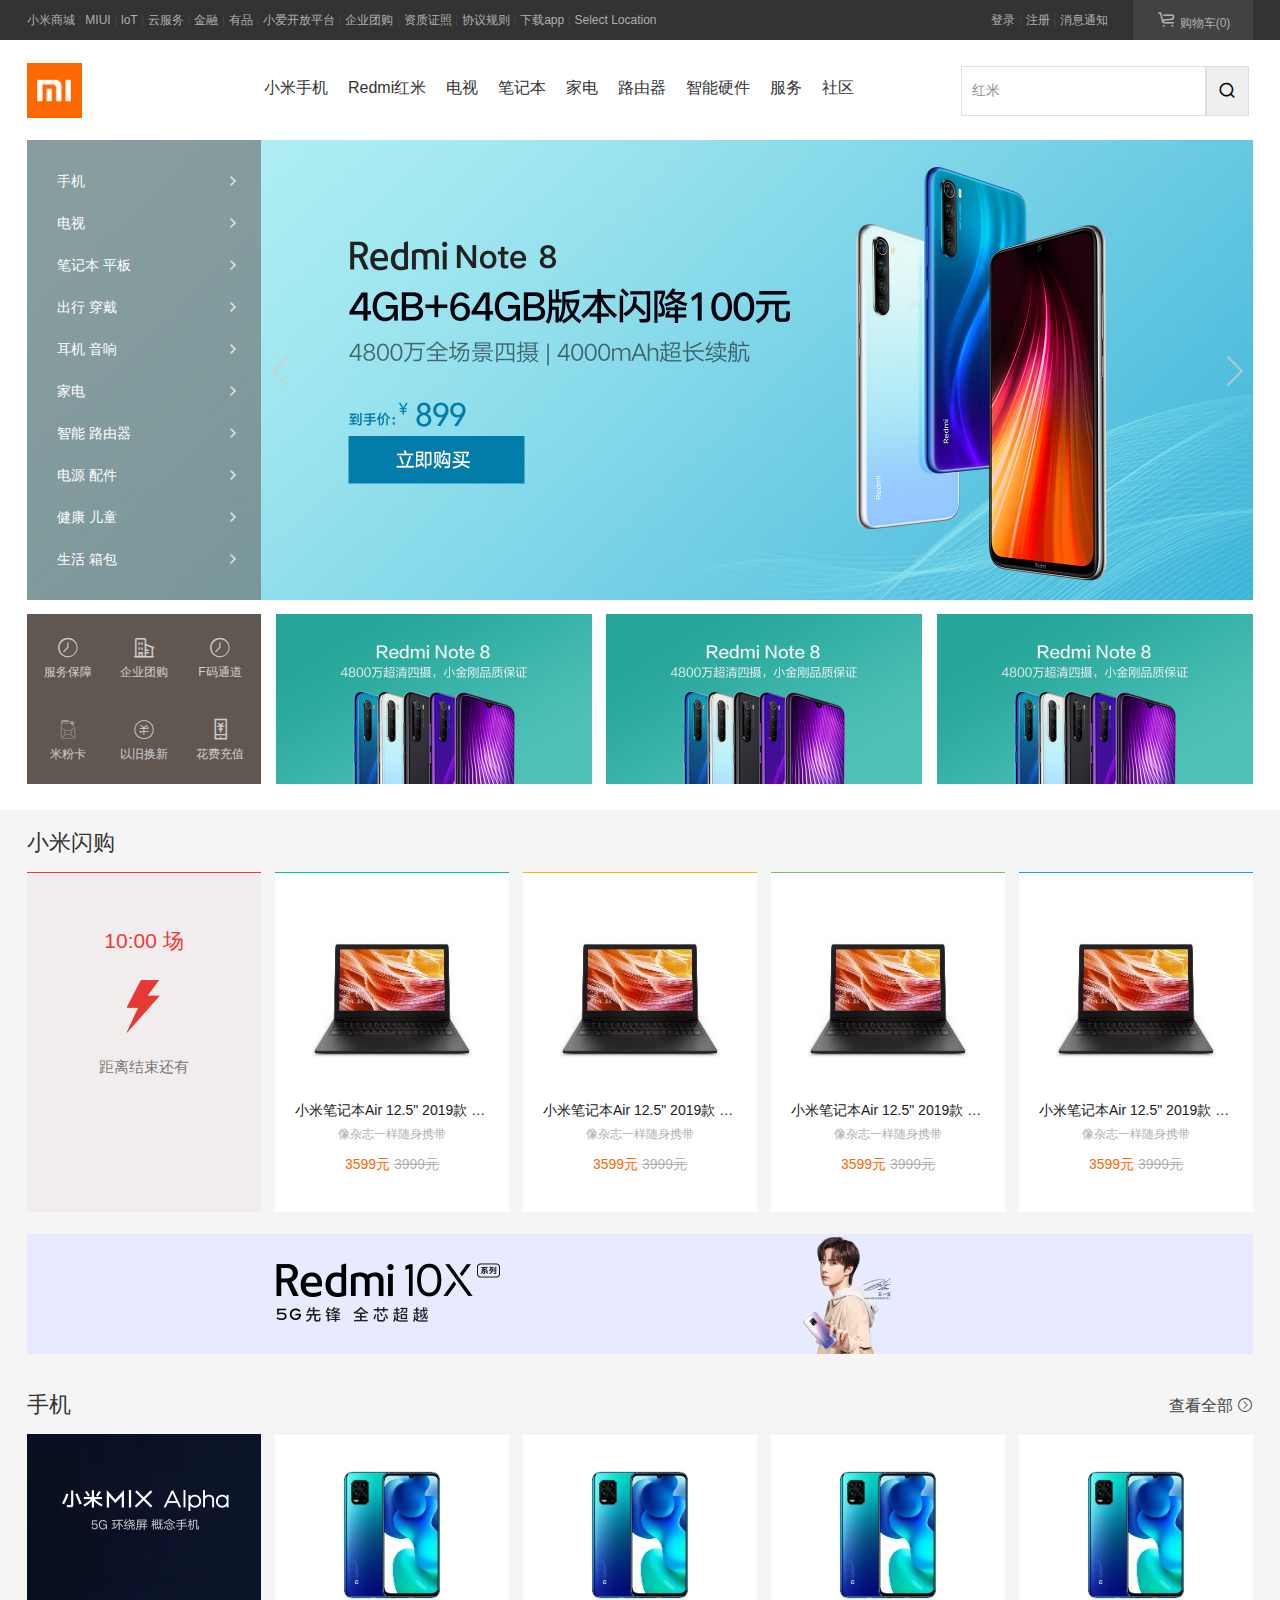
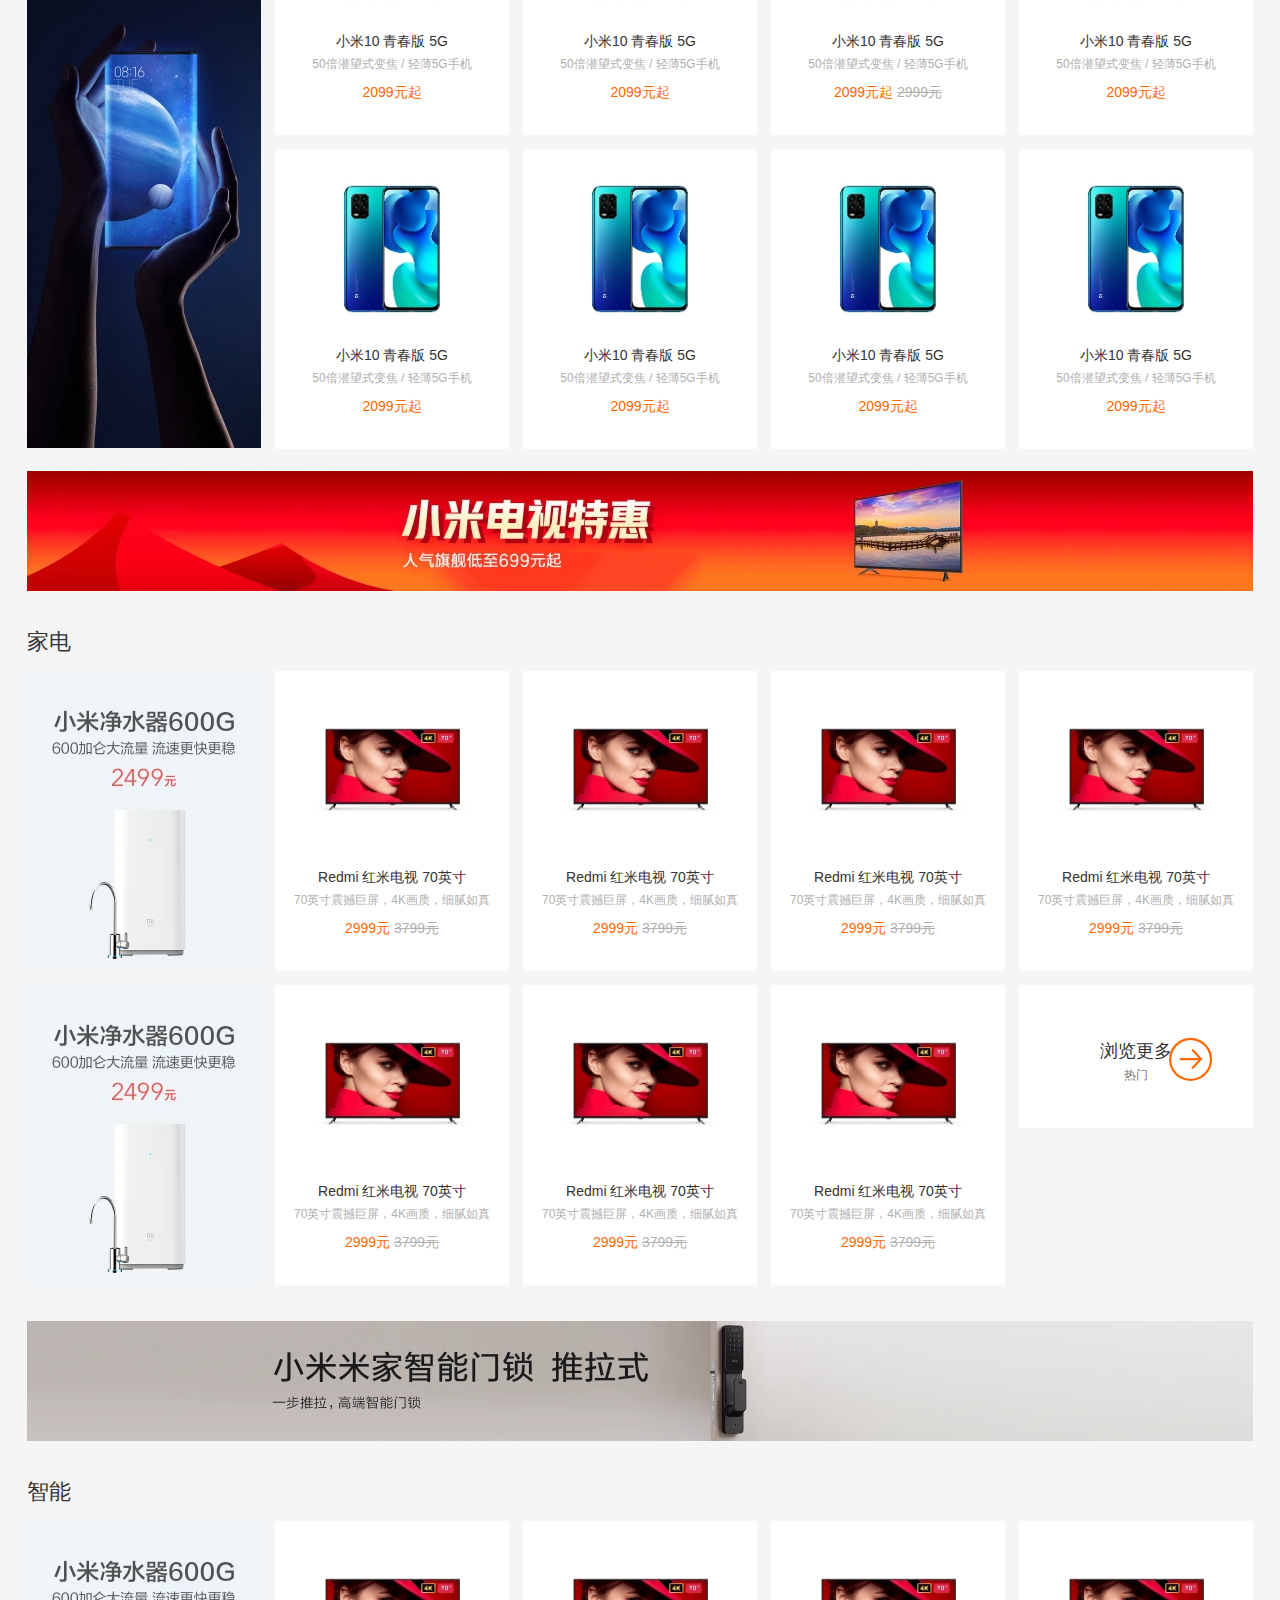
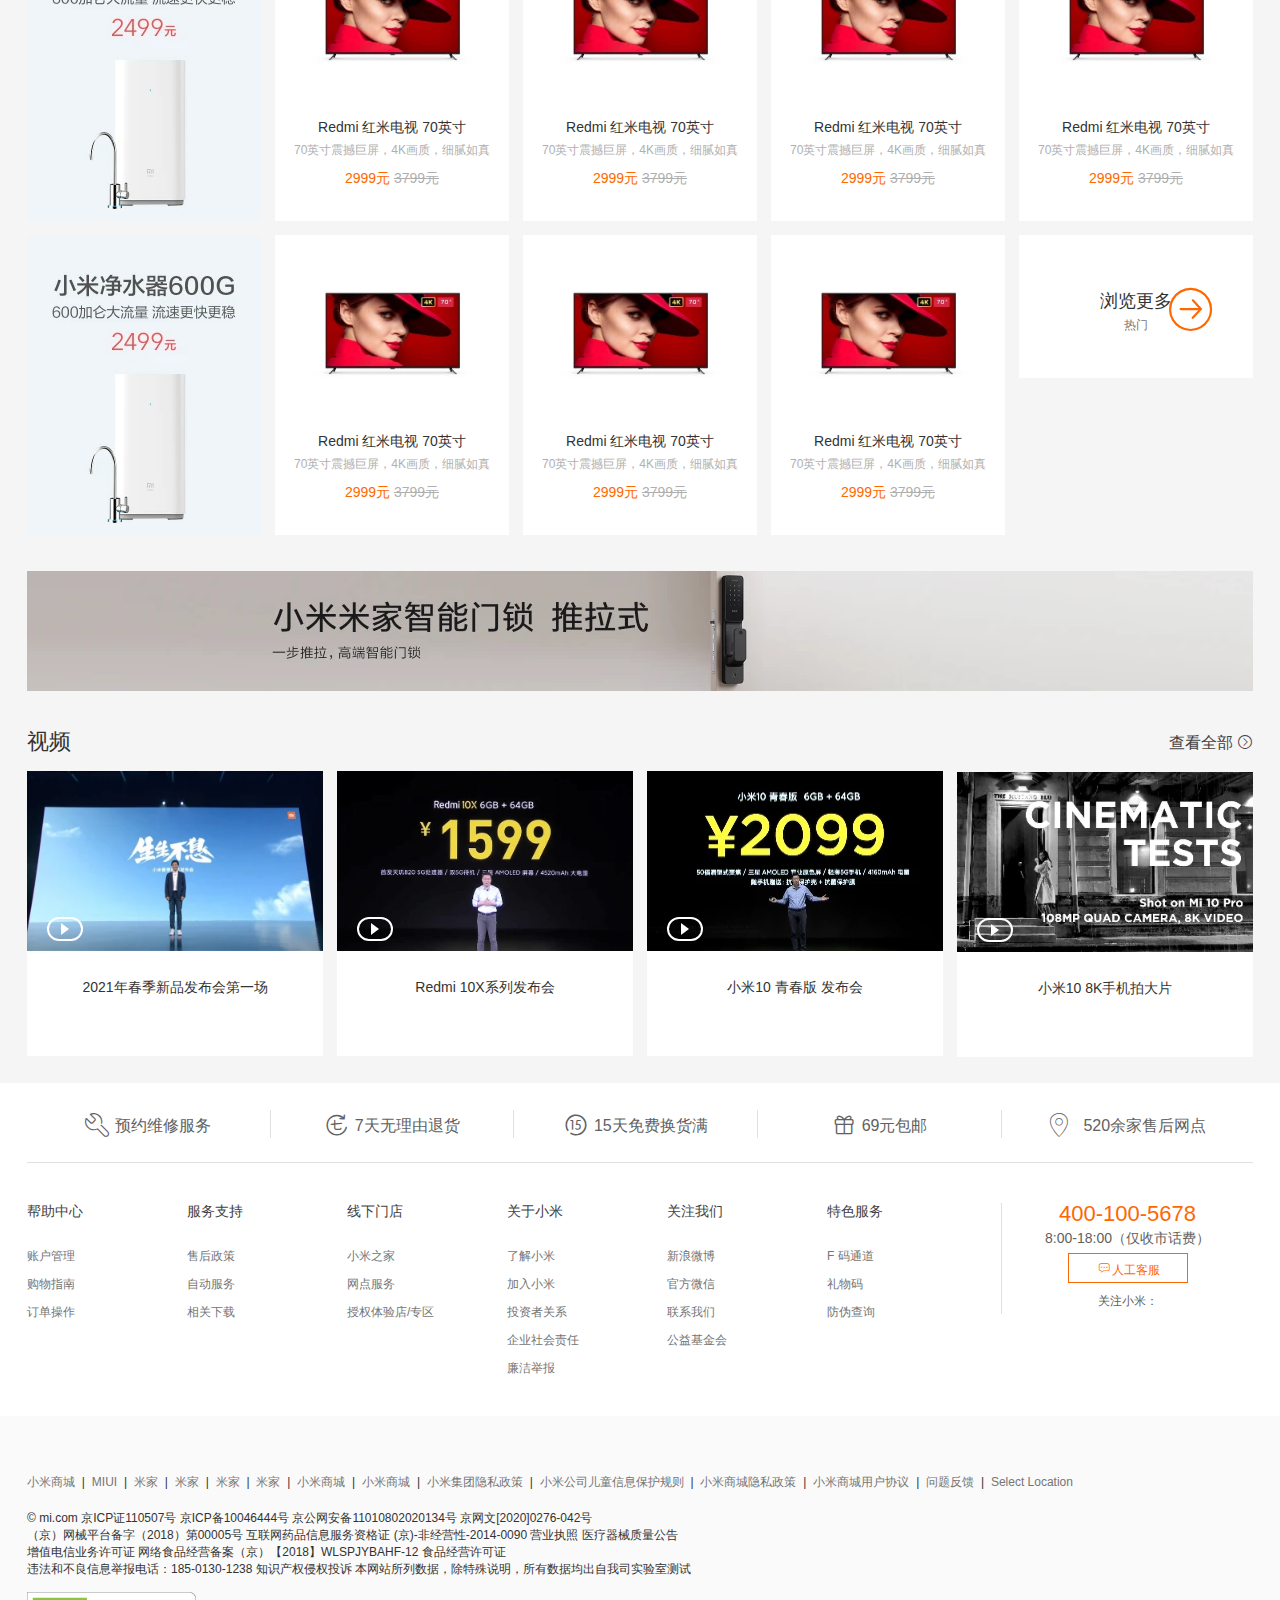
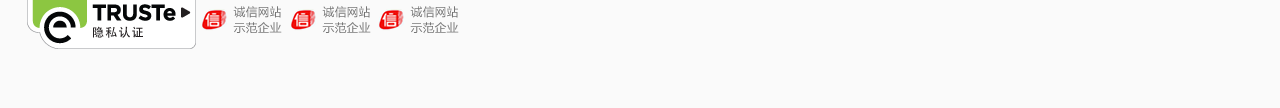
<file: index.html>
<!DOCTYPE html>
<html lang="en">
<head>
    <meta charset="UTF-8">
    <title>小米商城</title>
    <link rel="icon" href="images/favicon.ico">
    <link rel="stylesheet" href="css2/iconfont.css">
    <link rel="stylesheet" href="css/reset.css">
    <link rel="stylesheet" href="css/iconfont.css">
    <link rel="stylesheet" href="css/mi.css">
  
</head>
<body>
<!--黑色导航开始-->
<div class="black-nav">
    <div class="wrap">
        <ul class="black-nav-left">
            <li><a href="#">小米商城</a><span>|</span></li>
            <li><a href="#">MIUI</a><span>|</span></li>
            <li><a href="#">loT</a><span>|</span></li>
            <li><a href="#">云服务</a><span>|</span></li>
            <li><a href="#">金融</a><span>|</span></li>
            <li><a href="#">有品</a><span>|</span></li>
            <li><a href="#">小爱开放平台</a><span>|</span></li>
            <li><a href="#">企业团购</a><span>|</span></li>
            <li><a href="#">资质证照</a><span>|</span></li>
            <li><a href="#">协议规则</a><span>|</span></li>
            <li>
                <a href="#">下载app</a><span>|</span>
                <div class="download">
                    <img src="images/download.png" alt="">
                    <p>小米商城APP</p>
                </div>
                <div class="sanjiao"></div>
            </li>
            <li><a href="#">Select Location</a></li>
        </ul>
        <ul class="black-nav-right">
            <li><a href="#">登录</a><span>|</span></li>
            <li><a href="#">注册</a><span>|</span></li>
            <li><a href="#">消息通知</a></li>
            <li class="cart">
                <a href="#">
                    <i class="iconfont">&#xe653;</i>购物车(0)
                </a>
                <div class="cart-list">
                    购物车中还没有商品，赶紧选购吧！
                </div>
            </li>
        </ul>
    </div>
</div>
<!--黑色导航结束-->
<!--白色导航开始-->
<div class="white-nav"> 
    <div class="wrap">
        <div class="logo">
            <a href="#">
                <img src="images/mi-home.png" alt="" class="mi-home">
                <img src="images/mi-logo.png" alt="" class="mi-logo">
            </a>
        </div>
        <div class="nav-bar">
            <ul>
                <li>
                    <a href="#">小米手机</a>
                    <!-- <div class="nav-bar-list">

                    </div> -->
                </li>
                <li><a href="#">Redmi红米</a></li>
                <li><a href="#">电视</a></li>
                <li><a href="#">笔记本</a></li>
                <li><a href="#">家电</a></li>
                <li><a href="#">路由器</a></li>
                <li><a href="#">智能硬件</a></li>
                <li><a href="#">服务</a></li>
                <li><a href="#">社区</a></li>
            </ul>
        </div>
        <div class="search">
            
                <input class="text" type="text" value="红米"><input type="submit" value="&#xe6d9;" class="iconfont submit">
                
                  
            
            
        </div>
    </div>
</div>
<!--白色导航结束-->
<!--banner开始-->
<div class="banner">
    <div class="wrap">
        <div class="banner-box">
            <div class="slide">
                <ul>
                    <li>
                        <a href="#">手机</a>
                        <i class="iconfont">&#xe616;</i>
                        <div class="slide-list">
                            <ul>
                                <li>
                                    <a href="#">
                                        <img src="images/cc563c76a7383d8030d1c23f31c60cb9.webp" alt="">
                                        <span>小米10 青春版</span>
                                    </a>
                                </li>
                                <li>
                                    <a href="#">
                                        <img src="images/cc563c76a7383d8030d1c23f31c60cb9.webp" alt="">
                                        <span>小米10 青春版</span>
                                    </a>
                                </li>
                                <li>
                                    <a href="#">
                                        <img src="images/cc563c76a7383d8030d1c23f31c60cb9.webp" alt="">
                                        <span>小米10 青春版</span>
                                    </a>
                                </li>
                                <li>
                                    <a href="#">
                                        <img src="images/cc563c76a7383d8030d1c23f31c60cb9.webp" alt="">
                                        <span>小米10 青春版</span>
                                    </a>
                                </li>
                                <li>
                                    <a href="#">
                                        <img src="images/cc563c76a7383d8030d1c23f31c60cb9.webp" alt="">
                                        <span>小米10 青春版</span>
                                    </a>
                                </li>
                                <li>
                                    <a href="#">
                                        <img src="images/cc563c76a7383d8030d1c23f31c60cb9.webp" alt="">
                                        <span>小米10 青春版</span>
                                    </a>
                                </li>
                            </ul>
                            <ul>
                                <li>
                                    <a href="#">
                                        <img src="images/cc563c76a7383d8030d1c23f31c60cb9.webp" alt="">
                                        <span>小米10 青春版</span>
                                    </a>
                                </li>
                                <li>
                                    <a href="#">
                                        <img src="images/cc563c76a7383d8030d1c23f31c60cb9.webp" alt="">
                                        <span>小米10 青春版</span>
                                    </a>
                                </li>
                                <li>
                                    <a href="#">
                                        <img src="images/cc563c76a7383d8030d1c23f31c60cb9.webp" alt="">
                                        <span>小米10 青春版</span>
                                    </a>
                                </li>
                                <li>
                                    <a href="#">
                                        <img src="images/cc563c76a7383d8030d1c23f31c60cb9.webp" alt="">
                                        <span>小米10 青春版</span>
                                    </a>
                                </li>
                                <li>
                                    <a href="#">
                                        <img src="images/cc563c76a7383d8030d1c23f31c60cb9.webp" alt="">
                                        <span>小米10 青春版</span>
                                    </a>
                                </li>
                                <li>
                                    <a href="#">
                                        <img src="images/cc563c76a7383d8030d1c23f31c60cb9.webp" alt="">
                                        <span>小米10 青春版</span>
                                    </a>
                                </li>
                            </ul>
                            <ul>
                                <li>
                                    <a href="#">
                                        <img src="images/cc563c76a7383d8030d1c23f31c60cb9.webp" alt="">
                                        <span>小米10 青春版</span>
                                    </a>
                                </li>
                                <li>
                                    <a href="#">
                                        <img src="images/cc563c76a7383d8030d1c23f31c60cb9.webp" alt="">
                                        <span>小米10 青春版</span>
                                    </a>
                                </li>
                                <li>
                                    <a href="#">
                                        <img src="images/cc563c76a7383d8030d1c23f31c60cb9.webp" alt="">
                                        <span>小米10 青春版</span>
                                    </a>
                                </li>
                                <li>
                                    <a href="#">
                                        <img src="images/cc563c76a7383d8030d1c23f31c60cb9.webp" alt="">
                                        <span>小米10 青春版</span>
                                    </a>
                                </li>
                                <li>
                                    <a href="#">
                                        <img src="images/cc563c76a7383d8030d1c23f31c60cb9.webp" alt="">
                                        <span>小米10 青春版</span>
                                    </a>
                                </li>
                                <li>
                                    <a href="#">
                                        <img src="images/cc563c76a7383d8030d1c23f31c60cb9.webp" alt="">
                                        <span>小米10 青春版</span>
                                    </a>
                                </li>
                            </ul>
                            <ul>
                                <li>
                                    <a href="#">
                                        <img src="images/cc563c76a7383d8030d1c23f31c60cb9.webp" alt="">
                                        <span>小米10 青春版</span>
                                    </a>
                                </li>
                                <li>
                                    <a href="#">
                                        <img src="images/cc563c76a7383d8030d1c23f31c60cb9.webp" alt="">
                                        <span>小米10 青春版</span>
                                    </a>
                                </li>
                                <li>
                                    <a href="#">
                                        <img src="images/cc563c76a7383d8030d1c23f31c60cb9.webp" alt="">
                                        <span>小米10 青春版</span>
                                    </a>
                                </li>
                                <li>
                                    <a href="#">
                                        <img src="images/cc563c76a7383d8030d1c23f31c60cb9.webp" alt="">
                                        <span>小米10 青春版</span>
                                    </a>
                                </li>
                            </ul>
                        </div>
                    </li>
                    <li>
                        <a href="#">电视</a>
                        <i class="iconfont">&#xe616;</i>
                        <div class="slide-list">
                            <ul>
                                <li>
                                    <a href="#">
                                        <img src="images/9d649ec3d7d14da7090e396d56b7cc92.webp" alt="">
                                        <span>小米10 青春版</span>
                                    </a>
                                </li>
                                <li>
                                    <a href="#">
                                        <img src="images/cc563c76a7383d8030d1c23f31c60cb9.webp" alt="">
                                        <span>小米10 青春版</span>
                                    </a>
                                </li>
                                <li>
                                    <a href="#">
                                        <img src="images/cc563c76a7383d8030d1c23f31c60cb9.webp" alt="">
                                        <span>小米10 青春版</span>
                                    </a>
                                </li>
                                <li>
                                    <a href="#">
                                        <img src="images/cc563c76a7383d8030d1c23f31c60cb9.webp" alt="">
                                        <span>小米10 青春版</span>
                                    </a>
                                </li>
                                <li>
                                    <a href="#">
                                        <img src="images/cc563c76a7383d8030d1c23f31c60cb9.webp" alt="">
                                        <span>小米10 青春版</span>
                                    </a>
                                </li>
                                <li>
                                    <a href="#">
                                        <img src="images/cc563c76a7383d8030d1c23f31c60cb9.webp" alt="">
                                        <span>小米10 青春版</span>
                                    </a>
                                </li>
                            </ul>
                            <ul>
                                <li>
                                    <a href="#">
                                        <img src="images/cc563c76a7383d8030d1c23f31c60cb9.webp" alt="">
                                        <span>小米10 青春版</span>
                                    </a>
                                </li>
                                <li>
                                    <a href="#">
                                        <img src="images/cc563c76a7383d8030d1c23f31c60cb9.webp" alt="">
                                        <span>小米10 青春版</span>
                                    </a>
                                </li>
                                <li>
                                    <a href="#">
                                        <img src="images/cc563c76a7383d8030d1c23f31c60cb9.webp" alt="">
                                        <span>小米10 青春版</span>
                                    </a>
                                </li>
                                <li>
                                    <a href="#">
                                        <img src="images/cc563c76a7383d8030d1c23f31c60cb9.webp" alt="">
                                        <span>小米10 青春版</span>
                                    </a>
                                </li>
                                <li>
                                    <a href="#">
                                        <img src="images/cc563c76a7383d8030d1c23f31c60cb9.webp" alt="">
                                        <span>小米10 青春版</span>
                                    </a>
                                </li>
                                <li>
                                    <a href="#">
                                        <img src="images/cc563c76a7383d8030d1c23f31c60cb9.webp" alt="">
                                        <span>小米10 青春版</span>
                                    </a>
                                </li>
                            </ul>
                            <ul>
                                <li>
                                    <a href="#">
                                        <img src="images/cc563c76a7383d8030d1c23f31c60cb9.webp" alt="">
                                        <span>小米10 青春版</span>
                                    </a>
                                </li>
                                <li>
                                    <a href="#">
                                        <img src="images/cc563c76a7383d8030d1c23f31c60cb9.webp" alt="">
                                        <span>小米10 青春版</span>
                                    </a>
                                </li>
                                <li>
                                    <a href="#">
                                        <img src="images/cc563c76a7383d8030d1c23f31c60cb9.webp" alt="">
                                        <span>小米10 青春版</span>
                                    </a>
                                </li>
                                <li>
                                    <a href="#">
                                        <img src="images/cc563c76a7383d8030d1c23f31c60cb9.webp" alt="">
                                        <span>小米10 青春版</span>
                                    </a>
                                </li>
                                <li>
                                    <a href="#">
                                        <img src="images/cc563c76a7383d8030d1c23f31c60cb9.webp" alt="">
                                        <span>小米10 青春版</span>
                                    </a>
                                </li>
                                <li>
                                    <a href="#">
                                        <img src="images/cc563c76a7383d8030d1c23f31c60cb9.webp" alt="">
                                        <span>小米10 青春版</span>
                                    </a>
                                </li>
                            </ul>
                            <ul>
                                <li>
                                    <a href="#">
                                        <img src="images/cc563c76a7383d8030d1c23f31c60cb9.webp" alt="">
                                        <span>小米10 青春版</span>
                                    </a>
                                </li>
                                <li>
                                    <a href="#">
                                        <img src="images/cc563c76a7383d8030d1c23f31c60cb9.webp" alt="">
                                        <span>小米10 青春版</span>
                                    </a>
                                </li>
                                <li>
                                    <a href="#">
                                        <img src="images/cc563c76a7383d8030d1c23f31c60cb9.webp" alt="">
                                        <span>小米10 青春版</span>
                                    </a>
                                </li>
                                <li>
                                    <a href="#">
                                        <img src="images/cc563c76a7383d8030d1c23f31c60cb9.webp" alt="">
                                        <span>小米10 青春版</span>
                                    </a>
                                </li>
                            </ul>
                        </div>
                    </li>
                    <li>
                        <a href="#">笔记本  平板</a>
                        <i class="iconfont">&#xe616;</i>
                        <div class="slide-list slide-list2">
                            <ul>
                                <li>
                                    <a href="#">
                                        <img src="images/aee86bcd8bf491eb78ae234d2e188a66.webp" alt="">
                                        <span>小米10 青春版</span>
                                    </a>
                                </li>
                                <li>
                                    <a href="#">
                                        <img src="images/cc563c76a7383d8030d1c23f31c60cb9.webp" alt="">
                                        <span>小米10 青春版</span>
                                    </a>
                                </li>
                                <li>
                                    <a href="#">
                                        <img src="images/cc563c76a7383d8030d1c23f31c60cb9.webp" alt="">
                                        <span>小米10 青春版</span>
                                    </a>
                                </li>
                                <li>
                                    <a href="#">
                                        <img src="images/cc563c76a7383d8030d1c23f31c60cb9.webp" alt="">
                                        <span>小米10 青春版</span>
                                    </a>
                                </li>
                                <li>
                                    <a href="#">
                                        <img src="images/cc563c76a7383d8030d1c23f31c60cb9.webp" alt="">
                                        <span>小米10 青春版</span>
                                    </a>
                                </li>
                                <li>
                                    <a href="#">
                                        <img src="images/cc563c76a7383d8030d1c23f31c60cb9.webp" alt="">
                                        <span>小米10 青春版</span>
                                    </a>
                                </li>
                            </ul>
                            <ul>
                                <li>
                                    <a href="#">
                                        <img src="images/cc563c76a7383d8030d1c23f31c60cb9.webp" alt="">
                                        <span>小米10 青春版</span>
                                    </a>
                                </li>
                                <li>
                                    <a href="#">
                                        <img src="images/cc563c76a7383d8030d1c23f31c60cb9.webp" alt="">
                                        <span>小米10 青春版</span>
                                    </a>
                                </li>
                                <li>
                                    <a href="#">
                                        <img src="images/cc563c76a7383d8030d1c23f31c60cb9.webp" alt="">
                                        <span>小米10 青春版</span>
                                    </a>
                                </li>
                                <li>
                                    <a href="#">
                                        <img src="images/cc563c76a7383d8030d1c23f31c60cb9.webp" alt="">
                                        <span>小米10 青春版</span>
                                    </a>
                                </li>
                                <li>
                                    <a href="#">
                                        <img src="images/cc563c76a7383d8030d1c23f31c60cb9.webp" alt="">
                                        <span>小米10 青春版</span>
                                    </a>
                                </li>
                                <li>
                                    <a href="#">
                                        <img src="images/cc563c76a7383d8030d1c23f31c60cb9.webp" alt="">
                                        <span>小米10 青春版</span>
                                    </a>
                                </li>
                            </ul>
                        </div>
                    </li>
                    <li>
                        <a href="#">出行  穿戴</a>
                        <i class="iconfont">&#xe616;</i>
                        <div class="slide-list">
                            <ul>
                                <li>
                                    <a href="#">
                                        <img src="images/9d649ec3d7d14da7090e396d56b7cc92.webp" alt="">
                                        <span>小米10 青春版</span>
                                    </a>
                                </li>
                                <li>
                                    <a href="#">
                                        <img src="images/cc563c76a7383d8030d1c23f31c60cb9.webp" alt="">
                                        <span>小米10 青春版</span>
                                    </a>
                                </li>
                                <li>
                                    <a href="#">
                                        <img src="images/cc563c76a7383d8030d1c23f31c60cb9.webp" alt="">
                                        <span>小米10 青春版</span>
                                    </a>
                                </li>
                                <li>
                                    <a href="#">
                                        <img src="images/cc563c76a7383d8030d1c23f31c60cb9.webp" alt="">
                                        <span>小米10 青春版</span>
                                    </a>
                                </li>
                                <li>
                                    <a href="#">
                                        <img src="images/cc563c76a7383d8030d1c23f31c60cb9.webp" alt="">
                                        <span>小米10 青春版</span>
                                    </a>
                                </li>
                                <li>
                                    <a href="#">
                                        <img src="images/cc563c76a7383d8030d1c23f31c60cb9.webp" alt="">
                                        <span>小米10 青春版</span>
                                    </a>
                                </li>
                            </ul>
                            <ul>
                                <li>
                                    <a href="#">
                                        <img src="images/cc563c76a7383d8030d1c23f31c60cb9.webp" alt="">
                                        <span>小米10 青春版</span>
                                    </a>
                                </li>
                                <li>
                                    <a href="#">
                                        <img src="images/cc563c76a7383d8030d1c23f31c60cb9.webp" alt="">
                                        <span>小米10 青春版</span>
                                    </a>
                                </li>
                                <li>
                                    <a href="#">
                                        <img src="images/cc563c76a7383d8030d1c23f31c60cb9.webp" alt="">
                                        <span>小米10 青春版</span>
                                    </a>
                                </li>
                                <li>
                                    <a href="#">
                                        <img src="images/cc563c76a7383d8030d1c23f31c60cb9.webp" alt="">
                                        <span>小米10 青春版</span>
                                    </a>
                                </li>
                                <li>
                                    <a href="#">
                                        <img src="images/cc563c76a7383d8030d1c23f31c60cb9.webp" alt="">
                                        <span>小米10 青春版</span>
                                    </a>
                                </li>
                                <li>
                                    <a href="#">
                                        <img src="images/cc563c76a7383d8030d1c23f31c60cb9.webp" alt="">
                                        <span>小米10 青春版</span>
                                    </a>
                                </li>
                            </ul>
                            <ul>
                                <li>
                                    <a href="#">
                                        <img src="images/cc563c76a7383d8030d1c23f31c60cb9.webp" alt="">
                                        <span>小米10 青春版</span>
                                    </a>
                                </li>
                                <li>
                                    <a href="#">
                                        <img src="images/cc563c76a7383d8030d1c23f31c60cb9.webp" alt="">
                                        <span>小米10 青春版</span>
                                    </a>
                                </li>
                                <li>
                                    <a href="#">
                                        <img src="images/cc563c76a7383d8030d1c23f31c60cb9.webp" alt="">
                                        <span>小米10 青春版</span>
                                    </a>
                                </li>
                                <li>
                                    <a href="#">
                                        <img src="images/cc563c76a7383d8030d1c23f31c60cb9.webp" alt="">
                                        <span>小米10 青春版</span>
                                    </a>
                                </li>
                                <li>
                                    <a href="#">
                                        <img src="images/cc563c76a7383d8030d1c23f31c60cb9.webp" alt="">
                                        <span>小米10 青春版</span>
                                    </a>
                                </li>
                                <li>
                                    <a href="#">
                                        <img src="images/cc563c76a7383d8030d1c23f31c60cb9.webp" alt="">
                                        <span>小米10 青春版</span>
                                    </a>
                                </li>
                            </ul>
                            <ul>
                                <li>
                                    <a href="#">
                                        <img src="images/cc563c76a7383d8030d1c23f31c60cb9.webp" alt="">
                                        <span>小米10 青春版</span>
                                    </a>
                                </li>
                                <li>
                                    <a href="#">
                                        <img src="images/cc563c76a7383d8030d1c23f31c60cb9.webp" alt="">
                                        <span>小米10 青春版</span>
                                    </a>
                                </li>
                                <li>
                                    <a href="#">
                                        <img src="images/cc563c76a7383d8030d1c23f31c60cb9.webp" alt="">
                                        <span>小米10 青春版</span>
                                    </a>
                                </li>
                                <li>
                                    <a href="#">
                                        <img src="images/cc563c76a7383d8030d1c23f31c60cb9.webp" alt="">
                                        <span>小米10 青春版</span>
                                    </a>
                                </li>
                            </ul>
                        </div>
                    </li>
                    <li>
                        <a href="#">耳机    音响</a>
                        <i class="iconfont">&#xe616;</i>
                        <div class="slide-list slide-list3">
                            <ul>
                                <li>
                                    <a href="#">
                                        <img src="images/5ef6c2d63df78e140afab6ac3c088fac.jpg" alt="">
                                        <span>小米10 青春版</span>
                                    </a>
                                </li>
                                <li>
                                    <a href="#">
                                        <img src="images/cc563c76a7383d8030d1c23f31c60cb9.webp" alt="">
                                        <span>小米10 青春版</span>
                                    </a>
                                </li>
                                <li>
                                    <a href="#">
                                        <img src="images/cc563c76a7383d8030d1c23f31c60cb9.webp" alt="">
                                        <span>小米10 青春版</span>
                                    </a>
                                </li>
                                <li>
                                    <a href="#">
                                        <img src="images/cc563c76a7383d8030d1c23f31c60cb9.webp" alt="">
                                        <span>小米10 青春版</span>
                                    </a>
                                </li>
                                <li>
                                    <a href="#">
                                        <img src="images/cc563c76a7383d8030d1c23f31c60cb9.webp" alt="">
                                        <span>小米10 青春版</span>
                                    </a>
                                </li>
                                <li>
                                    <a href="#">
                                        <img src="images/cc563c76a7383d8030d1c23f31c60cb9.webp" alt="">
                                        <span>小米10 青春版</span>
                                    </a>
                                </li>
                            </ul>
                            <ul>
                                <li>
                                    <a href="#">
                                        <img src="images/cc563c76a7383d8030d1c23f31c60cb9.webp" alt="">
                                        <span>小米10 青春版</span>
                                    </a>
                                </li>
                                <li>
                                    <a href="#">
                                        <img src="images/cc563c76a7383d8030d1c23f31c60cb9.webp" alt="">
                                        <span>小米10 青春版</span>
                                    </a>
                                </li>
                                <li>
                                    <a href="#">
                                        <img src="images/cc563c76a7383d8030d1c23f31c60cb9.webp" alt="">
                                        <span>小米10 青春版</span>
                                    </a>
                                </li>
                                <li>
                                    <a href="#">
                                        <img src="images/cc563c76a7383d8030d1c23f31c60cb9.webp" alt="">
                                        <span>小米10 青春版</span>
                                    </a>
                                </li>
                                <li>
                                    <a href="#">
                                        <img src="images/cc563c76a7383d8030d1c23f31c60cb9.webp" alt="">
                                        <span>小米10 青春版</span>
                                    </a>
                                </li>
                                <li>
                                    <a href="#">
                                        <img src="images/cc563c76a7383d8030d1c23f31c60cb9.webp" alt="">
                                        <span>小米10 青春版</span>
                                    </a>
                                </li>
                            </ul>
                            <ul>
                                <li>
                                    <a href="#">
                                        <img src="images/cc563c76a7383d8030d1c23f31c60cb9.webp" alt="">
                                        <span>小米10 青春版</span>
                                    </a>
                                </li>
                                <li>
                                    <a href="#">
                                        <img src="images/cc563c76a7383d8030d1c23f31c60cb9.webp" alt="">
                                        <span>小米10 青春版</span>
                                    </a>
                                </li>
                                <li>
                                    <a href="#">
                                        <img src="images/cc563c76a7383d8030d1c23f31c60cb9.webp" alt="">
                                        <span>小米10 青春版</span>
                                    </a>
                                </li>
                                <li>
                                    <a href="#">
                                        <img src="images/cc563c76a7383d8030d1c23f31c60cb9.webp" alt="">
                                        <span>小米10 青春版</span>
                                    </a>
                                </li>
                                <li>
                                    <a href="#">
                                        <img src="images/cc563c76a7383d8030d1c23f31c60cb9.webp" alt="">
                                        <span>小米10 青春版</span>
                                    </a>
                                </li>
                                <li>
                                    <a href="#">
                                        <img src="images/cc563c76a7383d8030d1c23f31c60cb9.webp" alt="">
                                        <span>小米10 青春版</span>
                                    </a>
                                </li>
                            </ul>
                        </div>
                    </li>
                    <li><a href="#">家电</a><i class="iconfont">&#xe616;</i></li>
                    <li><a href="#">智能  路由器</a><i class="iconfont">&#xe616;</i></li>
                    <li><a href="#">电源  配件</a><i class="iconfont">&#xe616;</i></li>
                    <li><a href="#">健康  儿童</a><i class="iconfont">&#xe616;</i></li>
                    <li><a href="#">生活  箱包</a><i class="iconfont">&#xe616;</i></li>
                </ul>

            </div>
            <div class="prev"></div>
            <div class="next"></div>
        </div>
    </div>
</div>
<!--banner结束-->
<!--广告部分开始-->
<div class="ad">
    <div class="wrap">
        <div class="ad-aside">
            <ul>
                <li class="row col"><a href="#"><i class="iconfont">&#xe64f;</i><p>服务保障</p></a></li>
                <li class="row col"><a href="#"><i class="iconfont">&#xec70;</i><p>企业团购</p></a></li>
                <li class="row"><a href="#"><i class="iconfont">&#xe64f;</i><p>F码通道</p></a></li>
                <li class="col"><a href="#"><i class="iconfont">&#xe733;</i><p>米粉卡</p></a></li>
                <li class="col"><a href="#"><i class="iconfont">&#xe600;</i><p>以旧换新</p></a></li>
                <li><a href="#"><i class="iconfont">&#xe64a;</i><p>花费充值</p></a></li>
            </ul>
        </div>
        <div class="ad-img">
            <a href="#"><img src="images/35a2239e10e392af73b6b7a737a039d6.jpg" alt=""></a>
        </div>
        <div class="ad-img">
            <a href="#"><img src="images/35a2239e10e392af73b6b7a737a039d6.jpg" alt=""></a>
        </div>
        <div class="ad-img">
            <a href="#"><img src="images/35a2239e10e392af73b6b7a737a039d6.jpg" alt=""></a>
        </div>
    </div>
</div>
<!--广告部分结束-->
<!--主体开始-->
<div class="container">
    <div class="wrap">
<!--        小米闪购开始-->
        <div class="flash">
            <h3 class="title">小米闪购</h3>
            <div class="flash-box">
                <div class="items1 items1-left">
                    <p class="time">10:00 场</p>
                    <img src="images/fl.png" alt="" class="flash-img">
                    <p class="end-time">距离结束还有</p>
                </div>
                <div class="items1">
                    <a href="#">
                        <img src="images/cd2aa2dcad6440b469c22e27db9b6236.jpg" alt="">
                        <p class="name1">小米笔记本Air 12.5" 2019款 8代M3 4G 256G 金色</p>
                        <p class="desc1">像杂志一样随身携带</p>
                        <p class="price1">3599元 <del>3999元</del></p>
                    </a>
                </div>
                <div class="items1">
                    <a href="#">
                        <img src="images/cd2aa2dcad6440b469c22e27db9b6236.jpg" alt="">
                        <p class="name1">小米笔记本Air 12.5" 2019款 8代M3 4G 256G 金色</p>
                        <p class="desc1">像杂志一样随身携带</p>
                        <p class="price1">3599元 <del>3999元</del></p>
                    </a>
                </div>
                <div class="items1">
                    <a href="#">
                        <img src="images/cd2aa2dcad6440b469c22e27db9b6236.jpg" alt="">
                        <p class="name1">小米笔记本Air 12.5" 2019款 8代M3 4G 256G 金色</p>
                        <p class="desc1">像杂志一样随身携带</p>
                        <p class="price1">3599元 <del>3999元</del></p>
                    </a>
                </div>
                <div class="items1">
                    <a href="#">
                        <img src="images/cd2aa2dcad6440b469c22e27db9b6236.jpg" alt="">
                        <p class="name1">小米笔记本Air 12.5" 2019款 8代M3 4G 256G 金色</p>
                        <p class="desc1">像杂志一样随身携带</p>
                        <p class="price1">3599元 <del>3999元</del></p>
                    </a>
                </div>
            </div>
            <div class="big-img">
                <a href="#">
                    <img src="images/b6c7f2ccfb6b0e1a8a8aaa20ddba2322.webp" alt="">
                </a>
            </div>
        </div>
<!--        小米闪购结束-->
<!--        手机开始-->
        <div class="phone">
            <h3 class="title">
                手机
                <a href="#" class="all">查看全部 <i class="iconfont">&#xe63e;</i></a>
            </h3>
            <div class="phone-box clear">
                <div class="phone-box-left">
                    <a href="#">
                        <img src="images/574c6643ab91c6618bfb2d0e2c761d0b.webp" alt="">
                    </a>
                </div>
                <div class="phone-box-right">
                    <div class="items1 items2">
                        <a href="#">
                            <img src="images/8729282b199b3ec51e31c1b6b15f3f93.webp" alt="" class="goods-img">
                            <p class="name1 name2">小米10 青春版 5G</p>
                            <p class="desc1 desc2">50倍潜望式变焦 / 轻薄5G手机</p>
                            <p class="price1">2099元起</p>
                        </a>
                    </div>
                    <div class="items1 items2">
                        <a href="#">
                            <img src="images/8729282b199b3ec51e31c1b6b15f3f93.webp" alt="" class="goods-img">
                            <p class="name1 name2">小米10 青春版 5G</p>
                            <p class="desc1 desc2">50倍潜望式变焦 / 轻薄5G手机</p>
                            <p class="price1">2099元起</p>
                        </a>
                    </div>
                    <div class="items1 items2">
                        <a href="#">
                            <img src="images/8729282b199b3ec51e31c1b6b15f3f93.webp" alt="" class="goods-img">
                            <p class="name1 name2">小米10 青春版 5G</p>
                            <p class="desc1 desc2">50倍潜望式变焦 / 轻薄5G手机</p>
                            <p class="price1">2099元起 <del>2999元</del></p>
                        </a>
                    </div>
                    <div class="items1 items2">
                        <a href="#">
                            <img src="images/8729282b199b3ec51e31c1b6b15f3f93.webp" alt="" class="goods-img">
                            <p class="name1 name2">小米10 青春版 5G</p>
                            <p class="desc1 desc2">50倍潜望式变焦 / 轻薄5G手机</p>
                            <p class="price1">2099元起</p>
                        </a>
                    </div>
                    <div class="items1 items2">
                        <a href="#">
                            <img src="images/8729282b199b3ec51e31c1b6b15f3f93.webp" alt="" class="goods-img">
                            <p class="name1 name2">小米10 青春版 5G</p>
                            <p class="desc1 desc2">50倍潜望式变焦 / 轻薄5G手机</p>
                            <p class="price1">2099元起</p>
                        </a>
                    </div>
                    <div class="items1 items2">
                        <a href="#">
                            <img src="images/8729282b199b3ec51e31c1b6b15f3f93.webp" alt="" class="goods-img">
                            <p class="name1 name2">小米10 青春版 5G</p>
                            <p class="desc1 desc2">50倍潜望式变焦 / 轻薄5G手机</p>
                            <p class="price1">2099元起</p>
                        </a>
                    </div>
                    <div class="items1 items2">
                        <a href="#">
                            <img src="images/8729282b199b3ec51e31c1b6b15f3f93.webp" alt="" class="goods-img">
                            <p class="name1 name2">小米10 青春版 5G</p>
                            <p class="desc1 desc2">50倍潜望式变焦 / 轻薄5G手机</p>
                            <p class="price1">2099元起</p>
                        </a>
                    </div>
                    <div class="items1 items2">
                        <a href="#">
                            <img src="images/8729282b199b3ec51e31c1b6b15f3f93.webp" alt="" class="goods-img">
                            <p class="name1 name2">小米10 青春版 5G</p>
                            <p class="desc1 desc2">50倍潜望式变焦 / 轻薄5G手机</p>
                            <p class="price1">2099元起</p>
                        </a>
                    </div>
                </div>
            </div>
            <div class="big-img">
                <a href="#">
                    <img src="images/87bb75710d51d3b68635245b19f1cfe8.webp" alt="">
                </a>
            </div>
        </div>
<!--        手机结束-->
<!--        家电开始-->
        <div class="ele">
            <h3 class="title">家电</h3>
            <div class="ele-box clear">
                <div class="items1 items2 items1-left">
                    <a href="#">
                        <img src="images/b56fd90a60e3d9e5d87dae9fbd427ea8.webp" alt="">
                    </a>
                </div>
                <div class="items1 items2">
                    <a href="#">
                        <img src="images/ef4c68fed730ec26bf2fa0ff620975c5.webp" alt="" class="goods-img">
                        <p class="name1 name2">Redmi 红米电视 70英寸</p>
                        <p class="desc1 desc2">70英寸震撼巨屏，4K画质，细腻如真</p>
                        <p class="price1">2999元 <del>3799元</del></p>
                    </a>
                </div>
                <div class="items1 items2">
                    <a href="#">
                        <img src="images/ef4c68fed730ec26bf2fa0ff620975c5.webp" alt="" class="goods-img">
                        <p class="name1 name2">Redmi 红米电视 70英寸</p>
                        <p class="desc1 desc2">70英寸震撼巨屏，4K画质，细腻如真</p>
                        <p class="price1">2999元 <del>3799元</del></p>
                    </a>
                </div>
                <div class="items1 items2">
                    <a href="#">
                        <img src="images/ef4c68fed730ec26bf2fa0ff620975c5.webp" alt="" class="goods-img">
                        <p class="name1 name2">Redmi 红米电视 70英寸</p>
                        <p class="desc1 desc2">70英寸震撼巨屏，4K画质，细腻如真</p>
                        <p class="price1">2999元 <del>3799元</del></p>
                    </a>
                </div>
                <div class="items1 items2">
                    <a href="#">
                        <img src="images/ef4c68fed730ec26bf2fa0ff620975c5.webp" alt="" class="goods-img">
                        <p class="name1 name2">Redmi 红米电视 70英寸</p>
                        <p class="desc1 desc2">70英寸震撼巨屏，4K画质，细腻如真</p>
                        <p class="price1">2999元 <del>3799元</del></p>
                    </a>
                </div>
                <div class="items1 items2 items1-left">
                    <a href="#">
                        <img src="images/b56fd90a60e3d9e5d87dae9fbd427ea8.webp" alt="">
                    </a>
                </div>
                <div class="items1 items2">
                    <a href="#">
                        <img src="images/ef4c68fed730ec26bf2fa0ff620975c5.webp" alt="" class="goods-img">
                        <p class="name1 name2">Redmi 红米电视 70英寸</p>
                        <p class="desc1 desc2">70英寸震撼巨屏，4K画质，细腻如真</p>
                        <p class="price1">2999元 <del>3799元</del></p>
                    </a>
                </div>
                <div class="items1 items2">
                    <a href="#">
                        <img src="images/ef4c68fed730ec26bf2fa0ff620975c5.webp" alt="" class="goods-img">
                        <p class="name1 name2">Redmi 红米电视 70英寸</p>
                        <p class="desc1 desc2">70英寸震撼巨屏，4K画质，细腻如真</p>
                        <p class="price1">2999元 <del>3799元</del></p>
                    </a>
                </div>
                <div class="items1 items2">
                    <a href="#">
                        <img src="images/ef4c68fed730ec26bf2fa0ff620975c5.webp" alt="" class="goods-img">
                        <p class="name1 name2">Redmi 红米电视 70英寸</p>
                        <p class="desc1 desc2">70英寸震撼巨屏，4K画质，细腻如真</p>
                        <p class="price1">2999元 <del>3799元</del></p>
                    </a>
                </div>
                <a href="#">
                    <div class="items1 items1-last">
                    <div class="more">
                        <div class="icon">
                            <i class="iconfont ">&#xe61a;</i>
                        </div>
                        <div class="test">
                            <p>浏览更多</p>
                            <small>热门</small>
                        </div>               
                    </div>
                    
                </div>
                </a>
                
            </div>
            <div class="big-img">
                <a href="#">
                    <img src="images/59e8fc8ba9718c266882719fb4bbcedd.webp" alt="">
                </a>
            </div>
        </div>
<!--        家电结束-->
<!--        智能开始-->
        <div class="ele">
            <h3 class="title">智能</h3>
            <div class="ele-box clear">
                <div class="items1 items2 items1-left">
                    <a href="#">
                        <img src="images/b56fd90a60e3d9e5d87dae9fbd427ea8.webp" alt="">
                    </a>
                </div>
                <div class="items1 items2">
                    <a href="#">
                        <img src="images/ef4c68fed730ec26bf2fa0ff620975c5.webp" alt="" class="goods-img">
                        <p class="name1 name2">Redmi 红米电视 70英寸</p>
                        <p class="desc1 desc2">70英寸震撼巨屏，4K画质，细腻如真</p>
                        <p class="price1">2999元 <del>3799元</del></p>
                    </a>
                </div>
                <div class="items1 items2">
                    <a href="#">
                        <img src="images/ef4c68fed730ec26bf2fa0ff620975c5.webp" alt="" class="goods-img">
                        <p class="name1 name2">Redmi 红米电视 70英寸</p>
                        <p class="desc1 desc2">70英寸震撼巨屏，4K画质，细腻如真</p>
                        <p class="price1">2999元 <del>3799元</del></p>
                    </a>
                </div>
                <div class="items1 items2">
                    <a href="#">
                        <img src="images/ef4c68fed730ec26bf2fa0ff620975c5.webp" alt="" class="goods-img">
                        <p class="name1 name2">Redmi 红米电视 70英寸</p>
                        <p class="desc1 desc2">70英寸震撼巨屏，4K画质，细腻如真</p>
                        <p class="price1">2999元 <del>3799元</del></p>
                    </a>
                </div>
                <div class="items1 items2">
                    <a href="#">
                        <img src="images/ef4c68fed730ec26bf2fa0ff620975c5.webp" alt="" class="goods-img">
                        <p class="name1 name2">Redmi 红米电视 70英寸</p>
                        <p class="desc1 desc2">70英寸震撼巨屏，4K画质，细腻如真</p>
                        <p class="price1">2999元 <del>3799元</del></p>
                    </a>
                </div>
                <div class="items1 items2 items1-left">
                    <a href="#">
                        <img src="images/b56fd90a60e3d9e5d87dae9fbd427ea8.webp" alt="">
                    </a>
                </div>
                <div class="items1 items2">
                    <a href="#">
                        <img src="images/ef4c68fed730ec26bf2fa0ff620975c5.webp" alt="" class="goods-img">
                        <p class="name1 name2">Redmi 红米电视 70英寸</p>
                        <p class="desc1 desc2">70英寸震撼巨屏，4K画质，细腻如真</p>
                        <p class="price1">2999元 <del>3799元</del></p>
                    </a>
                </div>
                <div class="items1 items2">
                    <a href="#">
                        <img src="images/ef4c68fed730ec26bf2fa0ff620975c5.webp" alt="" class="goods-img">
                        <p class="name1 name2">Redmi 红米电视 70英寸</p>
                        <p class="desc1 desc2">70英寸震撼巨屏，4K画质，细腻如真</p>
                        <p class="price1">2999元 <del>3799元</del></p>
                    </a>
                </div>
                <div class="items1 items2">
                    <a href="#">
                        <img src="images/ef4c68fed730ec26bf2fa0ff620975c5.webp" alt="" class="goods-img">
                        <p class="name1 name2">Redmi 红米电视 70英寸</p>
                        <p class="desc1 desc2">70英寸震撼巨屏，4K画质，细腻如真</p>
                        <p class="price1">2999元 <del>3799元</del></p>
                    </a>
                </div>
                <a href="#"><div class="items1 items1-last">
                    <div class="more">
                        <div class="icon">
                            <i class="iconfont ">&#xe61a;</i>
                        </div>
                        <div class="test">
                            <p>浏览更多</p>
                            <small>热门</small>
                        </div>               
                    </div>
                    
                </div></a>
                
            </div>
            <div class="big-img">
                <a href="#">
                    <img src="images/59e8fc8ba9718c266882719fb4bbcedd.webp" alt="">
                </a>
            </div>
        </div>
<!--        智能结束-->
<!--        视频开始-->
        <div class="video">
            <h3 class="title">
                视频
                <a href="#" class="all">查看全部 <i class="iconfont">&#xe63e;</i></a>
            </h3>
            <div class="video-box">
                <div>
                    <a href="#">
                        <div class="video-img">
                            <img src="images/2021.webp" alt="">
                            <div class="play">
                                <div></div>
                            </div>
                        </div>
                        <p class="video-text">
                            2021年春季新品发布会第一场
                        </p>
                    </a>
                </div>
                <div>
                    <a href="#">
                        <div class="video-img">
                            <img src="images/redmi10.webp" alt="">
                            <div class="play">
                                <div></div>
                            </div>
                        </div>
                        <p class="video-text">
                            Redmi 10X系列发布会
                        </p>
                    </a>
                </div>
                <div>
                    <a href="#">
                        <div class="video-img">
                            <img src="images/96563e75833ba4563bd469dd28203b09.webp" alt="">
                            <div class="play">
                                <div></div>
                            </div>
                        </div>
                        <p class="video-text">小米10 青春版 发布会</p>
                    </a>
                </div>
                <div>
                    <a href="#">
                        <div class="video-img">
                            <img src="images/paizhao.webp" alt="">
                            <div class="play">
                                <div></div>
                            </div>
                        </div>
                        <p class="video-text">
                            小米10 8K手机拍大片
                        </p>
                    </a>
                </div>
            </div>
        </div>
<!--        视频结束-->
    </div>
</div>
<!--主体结束-->
<!--页脚开始-->
<div class="footer">
    <div class="wrap">
        <div class="footer-service">
            <ul>
                <li><a href="#"><i class="iconfont">&#xe629;</i><span>预约维修服务</span></a></li>
                <li><a href="#"><i class="iconfont">&#xe63f;</i><span>7天无理由退货</span></a></li>
                <li><a href="#"><i class="iconfont">&#xe639;</i><span>15天免费换货满</span></a></li>
                <li><a href="#"><i class="iconfont">&#xe601;</i><span>69元包邮</span></a></li>
                <li><a href="#"><i class="iconfont">&#xe62c;</i><span>520余家售后网点</span></a></li>
            </ul>
        </div>
        <div class="footer-link">
            <ul>
                <li>帮助中心</li>
                <li><a href="#">账户管理</a></li>
                <li><a href="#">购物指南</a></li>
                <li><a href="#">订单操作</a></li>
            </ul>
            <ul>
                <li>服务支持</li>
                <li><a href="#">售后政策</a></li>
                <li><a href="#">自动服务</a></li>
                <li><a href="#">相关下载</a></li>
            </ul>
            <ul>
                <li>线下门店</li>
                <li><a href="#">小米之家</a></li>
                <li><a href="#">网点服务</a></li>
                <li><a href="#">授权体验店/专区</a></li>
            </ul>
            <ul>
                <li>关于小米</li>
                <li><a href="#">了解小米</a></li>
                <li><a href="#">加入小米</a></li>
                <li><a href="#">投资者关系</a></li>
                <li><a href="#">企业社会责任</a></li>
                <li><a href="#">廉洁举报</a></li>
            </ul>
            <ul>
                <li>关注我们</li>
                <li><a href="#">新浪微博</a></li>
                <li><a href="#">官方微信</a></li>
                <li><a href="#">联系我们</a></li>
                <li><a href="#">公益基金会</a></li>
            </ul>
            <ul>
                <li>特色服务</li>
                <li><a href="#">F 码通道</a></li>
                <li><a href="#">礼物码</a></li>
                <li><a href="#">防伪查询</a></li>
            </ul>
            <div class="contact">
                <p class="tel">400-100-5678</p>
                <p class="time1">8:00-18:00（仅收市话费）</p>
                <a href="#" class="kefu"><i class="iconfont">&#xe710;</i>人工客服</a>
                <p class="guanzhu">关注小米：</p>
            </div>
        </div>
        
    </div>
</div>
<div class="footer-info">
    <div>
    <p class="p1">
        <a href="#">小米商城</a>
        <span>|</span>
        <a href="#"> MIUI</a>
        <span>|</span>
        <a href="#">米家 </a>
        <span>|</span>
        <a href="#">米家 </a>
        <span>|</span>
        <a href="#">米家 </a>
        <span>|</span>
        <a href="#">米家 </a>
        <span>|</span>
        <a href="#">小米商城</a>
        <span>|</span>
        <a href="#">小米商城</a>
        <span>|</span>
        <a href="#"> 小米集团隐私政策 </a>
        <span>|</span>
        <a href="#">小米公司儿童信息保护规则</a>
        <span>|</span>
        <a href="#"> 小米商城隐私政策</a>
        <span>|</span>
        <a href="#"> 小米商城用户协议</a>
        <span>|</span>
        <a href="#">问题反馈</a>
        <span>|</span>
        <a href="#">Select Location</a>
    </p>
    <p class="p2">
        © mi.com 京ICP证110507号 京ICP备10046444号 京公网安备11010802020134号 京网文[2020]0276-042号 <br>
        （京）网械平台备字（2018）第00005号 互联网药品信息服务资格证 (京)-非经营性-2014-0090 营业执照 医疗器械质量公告 <br>
        增值电信业务许可证 网络食品经营备案（京）【2018】WLSPJYBAHF-12  食品经营许可证 <br>
        违法和不良信息举报电话：185-0130-1238 知识产权侵权投诉 本网站所列数据，除特殊说明，所有数据均出自我司实验室测试
    </p>
    <p>
        <img src="images/truste.png" alt="">
        <img src="images/v-logo-2.png" alt="">
        <img src="images/v-logo-2.png" alt="">
        <img src="images/v-logo-2.png" alt="">
    </p>
</div>
</div>
<!--页脚结束-->

</body>
</html>
</file>
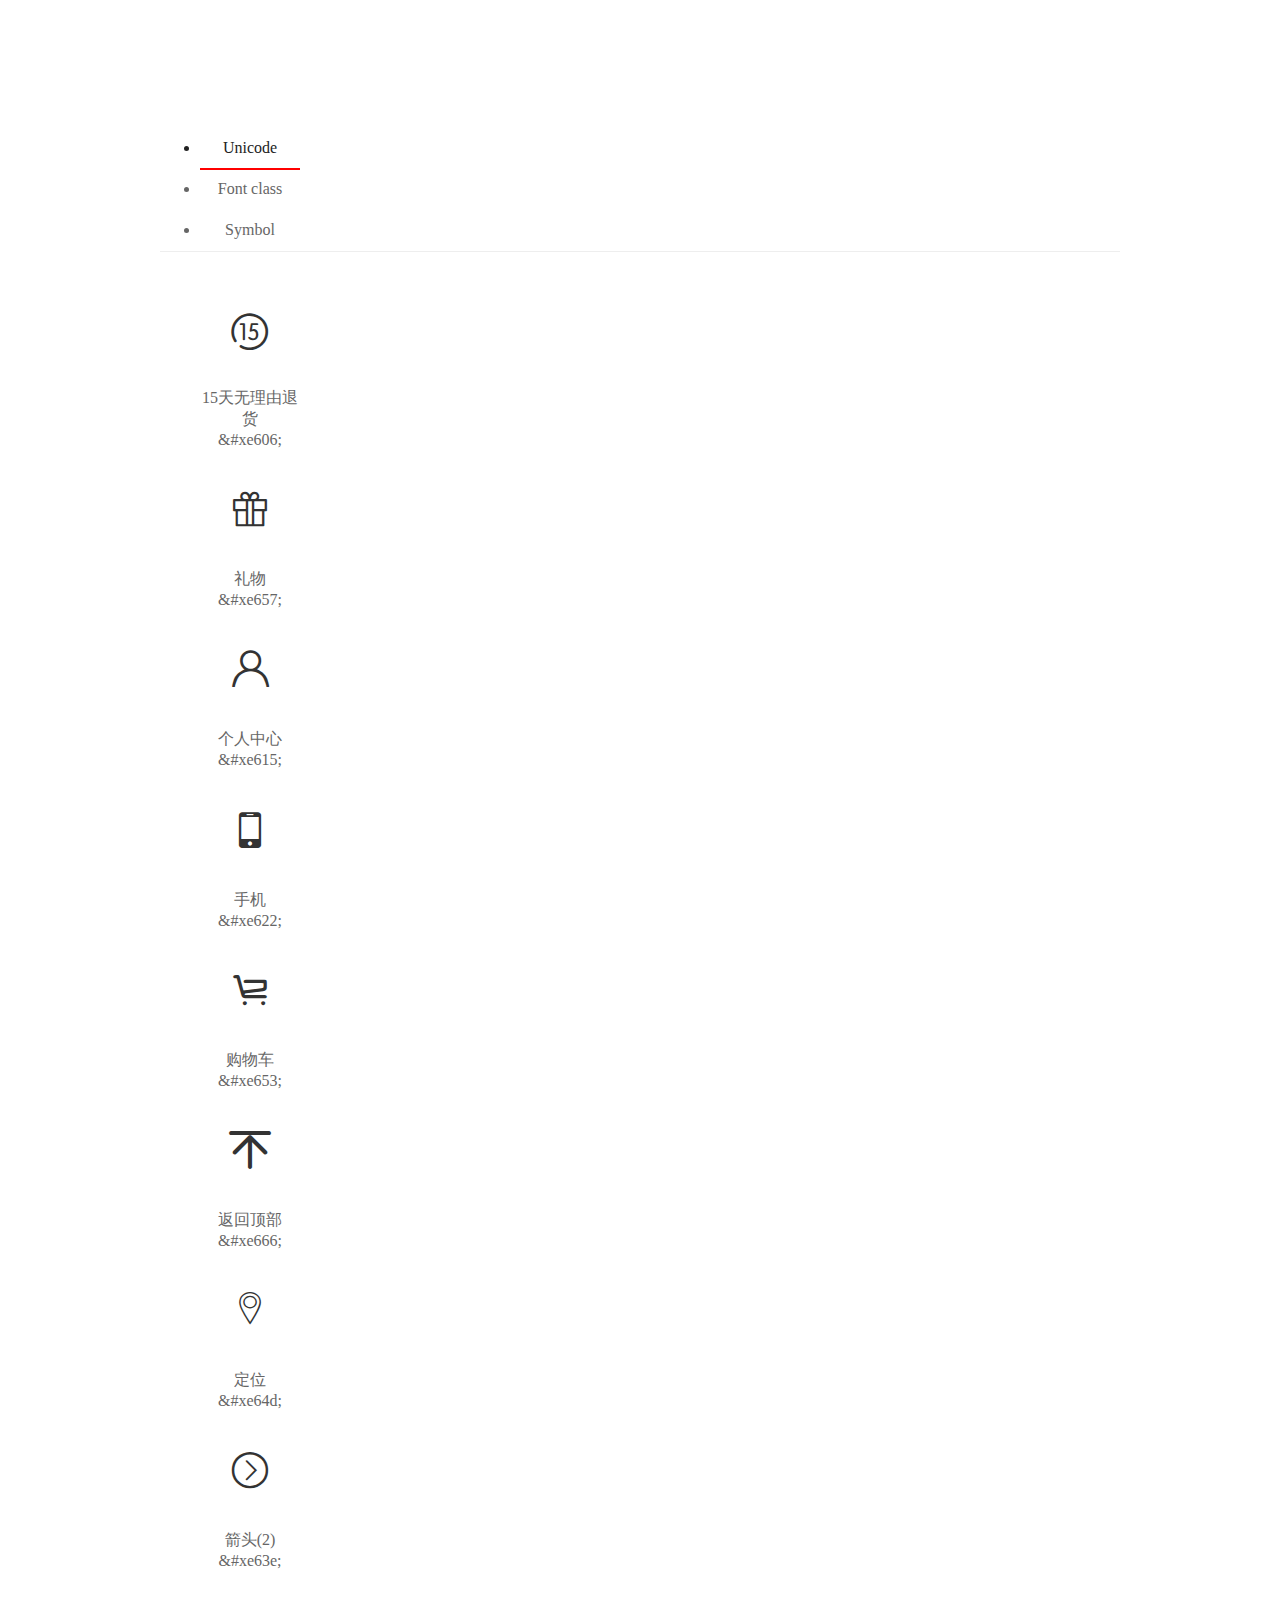
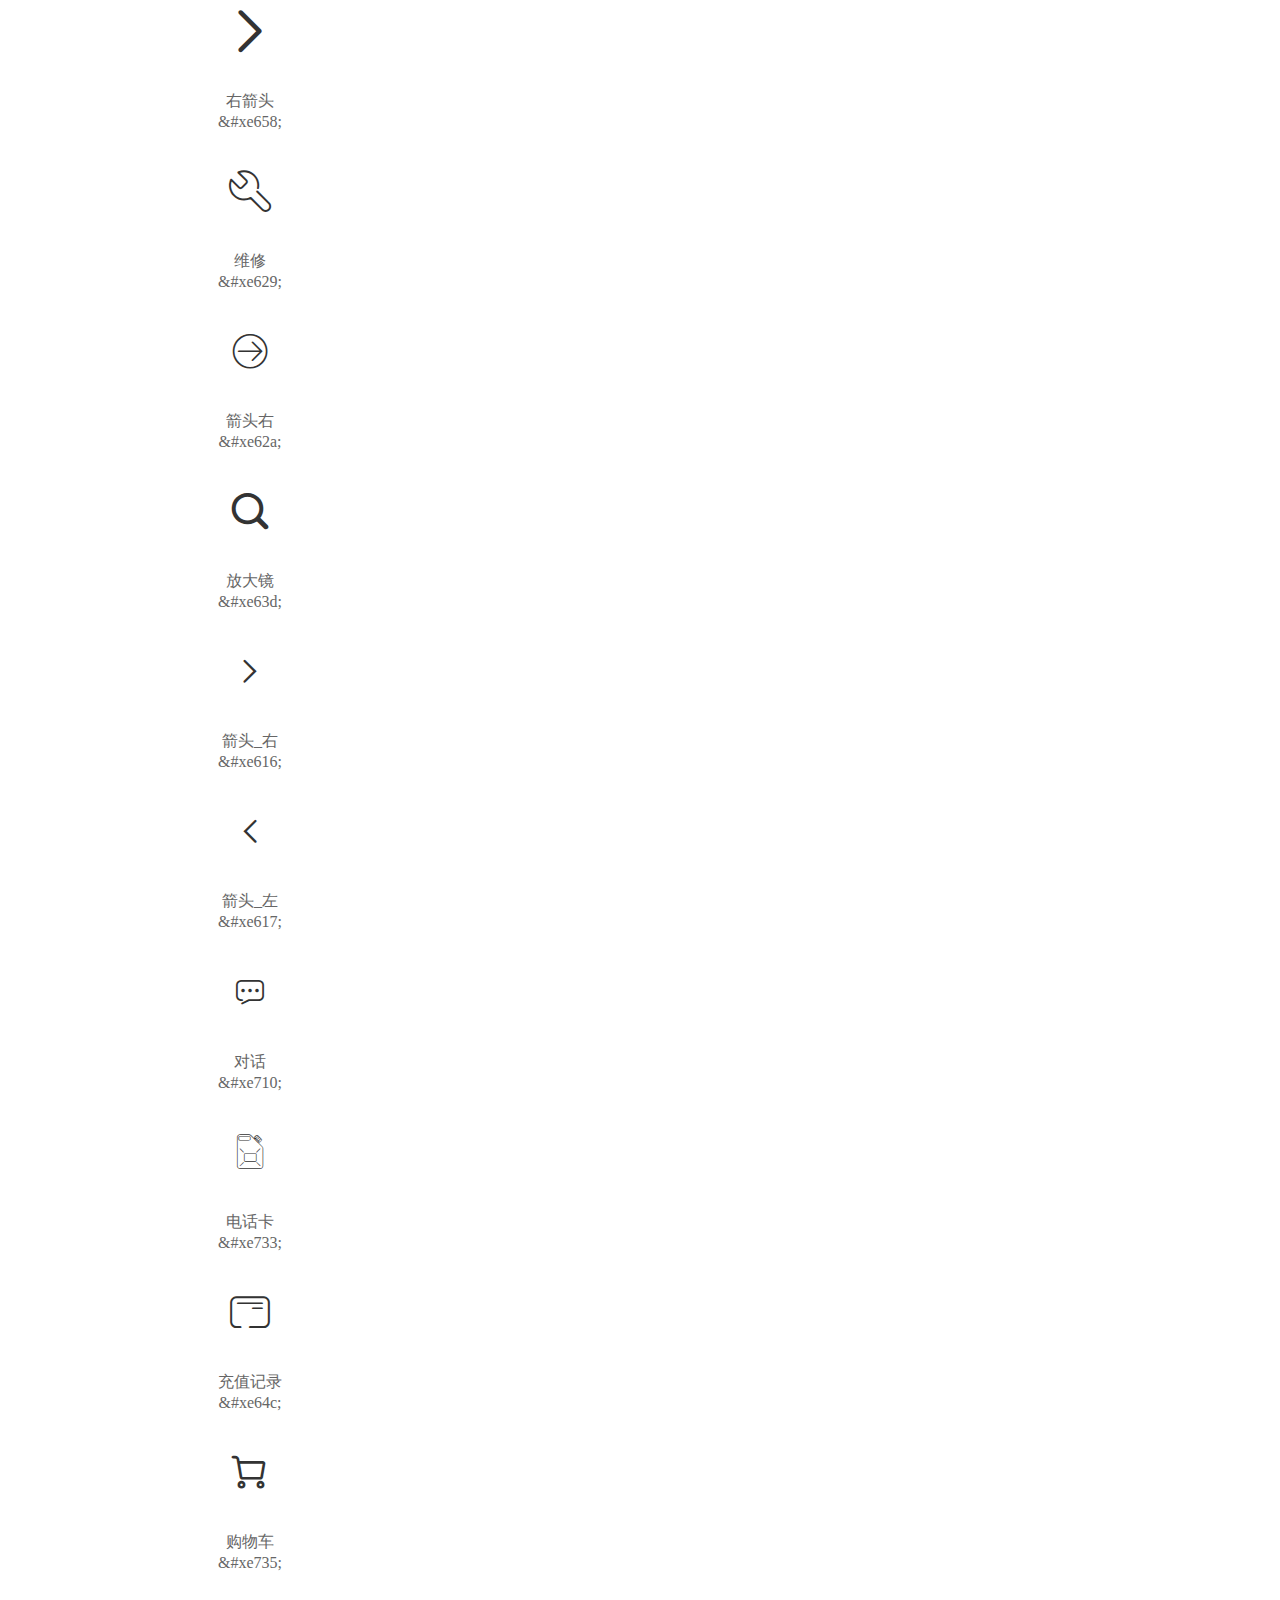
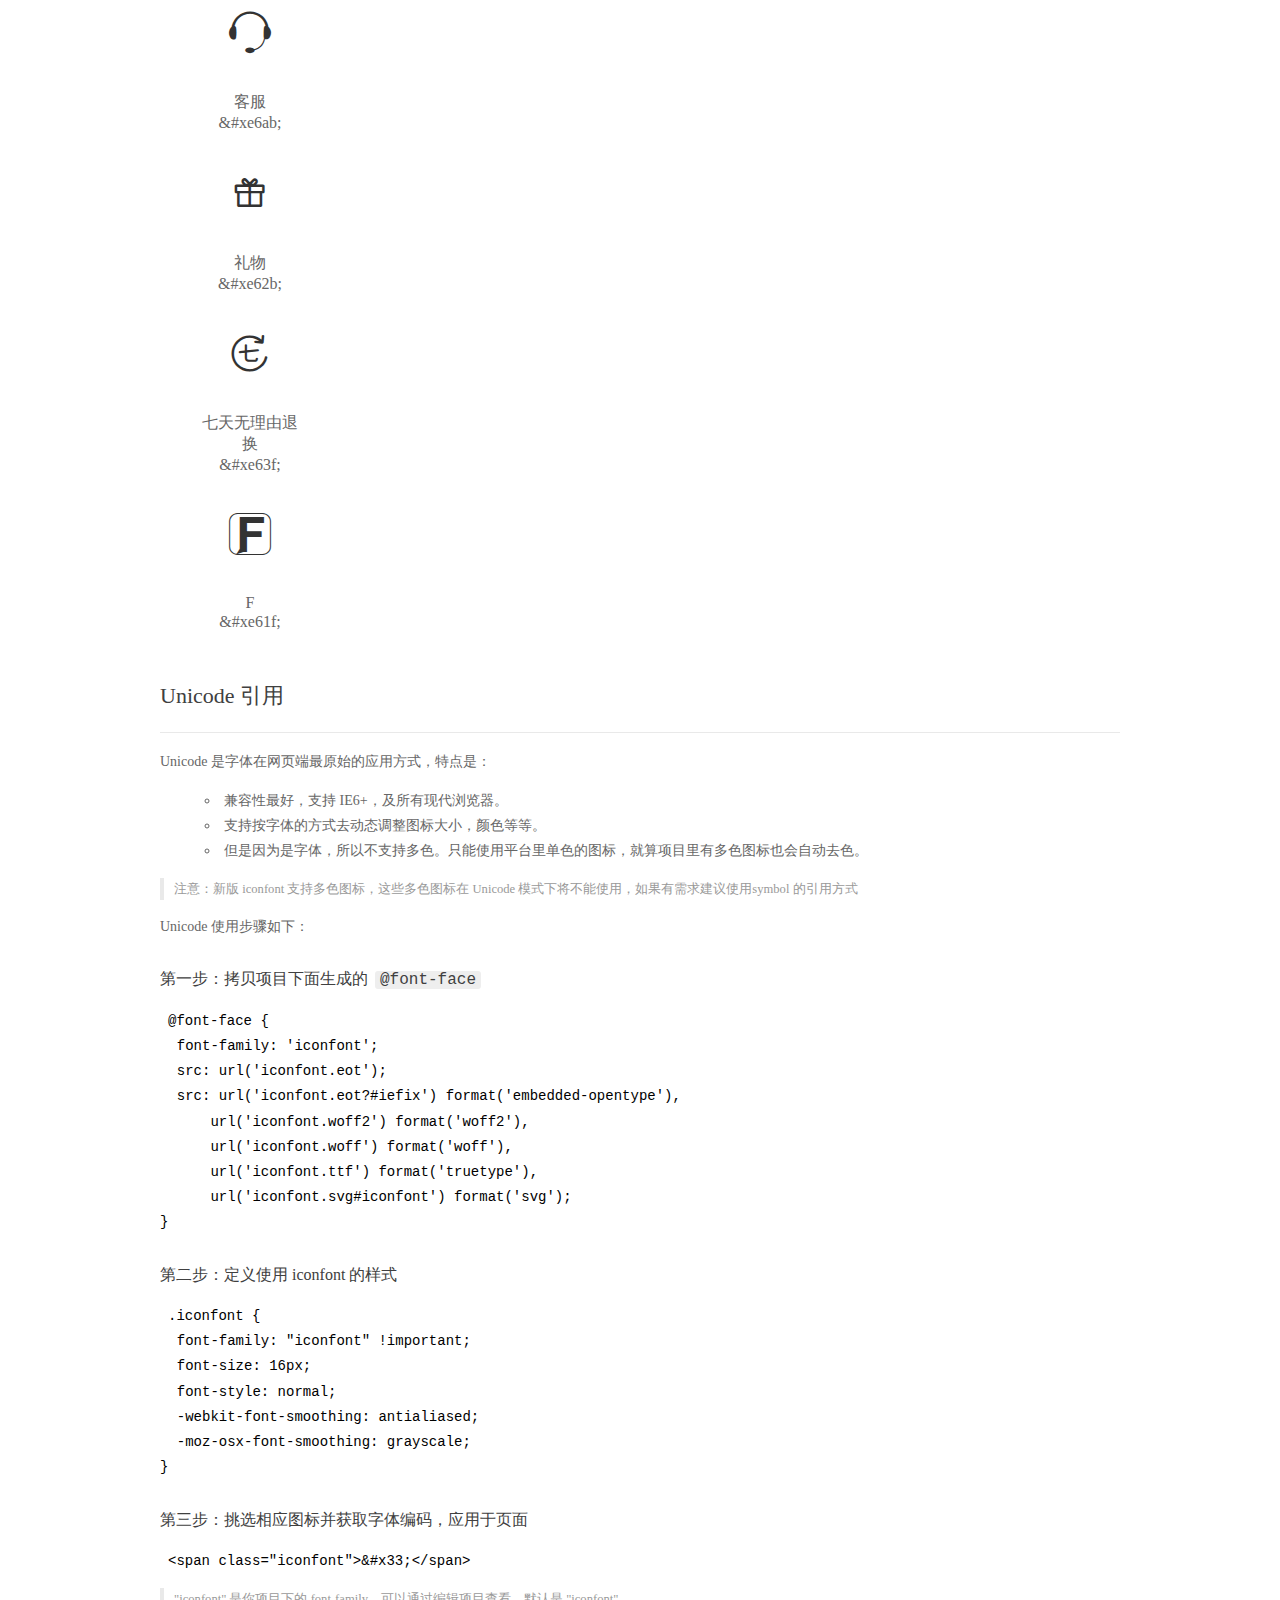
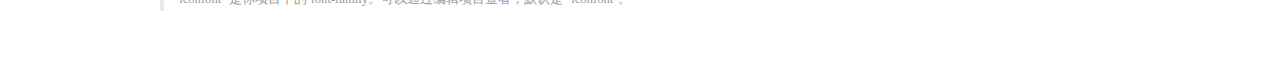
<file: css/demo_index.html>
<!DOCTYPE html>
<html>
<head>
  <meta charset="utf-8"/>
  <title>IconFont Demo</title>
  <link rel="shortcut icon" href="https://gtms04.alicdn.com/tps/i4/TB1_oz6GVXXXXaFXpXXJDFnIXXX-64-64.ico" type="image/x-icon"/>
  <link rel="stylesheet" href="https://g.alicdn.com/thx/cube/1.3.2/cube.min.css">
  <link rel="stylesheet" href="demo.css">
  <link rel="stylesheet" href="iconfont.css">
  <script src="iconfont.js"></script>
  <!-- jQuery -->
  <script src="https://a1.alicdn.com/oss/uploads/2018/12/26/7bfddb60-08e8-11e9-9b04-53e73bb6408b.js"></script>
  <!-- 代码高亮 -->
  <script src="https://a1.alicdn.com/oss/uploads/2018/12/26/a3f714d0-08e6-11e9-8a15-ebf944d7534c.js"></script>
</head>
<body>
  <div class="main">
    <h1 class="logo"><a href="https://www.iconfont.cn/" title="iconfont 首页" target="_blank">&#xe86b;</a></h1>
    <div class="nav-tabs">
      <ul id="tabs" class="dib-box">
        <li class="dib active"><span>Unicode</span></li>
        <li class="dib"><span>Font class</span></li>
        <li class="dib"><span>Symbol</span></li>
      </ul>
      
    </div>
    <div class="tab-container">
      <div class="content unicode" style="display: block;">
          <ul class="icon_lists dib-box">
          
            <li class="dib">
              <span class="icon iconfont">&#xe606;</span>
                <div class="name">15天无理由退货</div>
                <div class="code-name">&amp;#xe606;</div>
              </li>
          
            <li class="dib">
              <span class="icon iconfont">&#xe657;</span>
                <div class="name">礼物</div>
                <div class="code-name">&amp;#xe657;</div>
              </li>
          
            <li class="dib">
              <span class="icon iconfont">&#xe615;</span>
                <div class="name">个人中心</div>
                <div class="code-name">&amp;#xe615;</div>
              </li>
          
            <li class="dib">
              <span class="icon iconfont">&#xe622;</span>
                <div class="name">手机</div>
                <div class="code-name">&amp;#xe622;</div>
              </li>
          
            <li class="dib">
              <span class="icon iconfont">&#xe653;</span>
                <div class="name">购物车</div>
                <div class="code-name">&amp;#xe653;</div>
              </li>
          
            <li class="dib">
              <span class="icon iconfont">&#xe666;</span>
                <div class="name">返回顶部</div>
                <div class="code-name">&amp;#xe666;</div>
              </li>
          
            <li class="dib">
              <span class="icon iconfont">&#xe64d;</span>
                <div class="name">定位</div>
                <div class="code-name">&amp;#xe64d;</div>
              </li>
          
            <li class="dib">
              <span class="icon iconfont">&#xe63e;</span>
                <div class="name">箭头(2)</div>
                <div class="code-name">&amp;#xe63e;</div>
              </li>
          
            <li class="dib">
              <span class="icon iconfont">&#xe658;</span>
                <div class="name">右箭头</div>
                <div class="code-name">&amp;#xe658;</div>
              </li>
          
            <li class="dib">
              <span class="icon iconfont">&#xe629;</span>
                <div class="name">维修</div>
                <div class="code-name">&amp;#xe629;</div>
              </li>
          
            <li class="dib">
              <span class="icon iconfont">&#xe62a;</span>
                <div class="name">箭头右</div>
                <div class="code-name">&amp;#xe62a;</div>
              </li>
          
            <li class="dib">
              <span class="icon iconfont">&#xe63d;</span>
                <div class="name">放大镜</div>
                <div class="code-name">&amp;#xe63d;</div>
              </li>
          
            <li class="dib">
              <span class="icon iconfont">&#xe616;</span>
                <div class="name">箭头_右</div>
                <div class="code-name">&amp;#xe616;</div>
              </li>
          
            <li class="dib">
              <span class="icon iconfont">&#xe617;</span>
                <div class="name">箭头_左</div>
                <div class="code-name">&amp;#xe617;</div>
              </li>
          
            <li class="dib">
              <span class="icon iconfont">&#xe710;</span>
                <div class="name">对话</div>
                <div class="code-name">&amp;#xe710;</div>
              </li>
          
            <li class="dib">
              <span class="icon iconfont">&#xe733;</span>
                <div class="name">电话卡</div>
                <div class="code-name">&amp;#xe733;</div>
              </li>
          
            <li class="dib">
              <span class="icon iconfont">&#xe64c;</span>
                <div class="name">充值记录</div>
                <div class="code-name">&amp;#xe64c;</div>
              </li>
          
            <li class="dib">
              <span class="icon iconfont">&#xe735;</span>
                <div class="name">购物车</div>
                <div class="code-name">&amp;#xe735;</div>
              </li>
          
            <li class="dib">
              <span class="icon iconfont">&#xe6ab;</span>
                <div class="name">客服</div>
                <div class="code-name">&amp;#xe6ab;</div>
              </li>
          
            <li class="dib">
              <span class="icon iconfont">&#xe62b;</span>
                <div class="name">礼物</div>
                <div class="code-name">&amp;#xe62b;</div>
              </li>
          
            <li class="dib">
              <span class="icon iconfont">&#xe63f;</span>
                <div class="name">七天无理由退换</div>
                <div class="code-name">&amp;#xe63f;</div>
              </li>
          
            <li class="dib">
              <span class="icon iconfont">&#xe61f;</span>
                <div class="name">F</div>
                <div class="code-name">&amp;#xe61f;</div>
              </li>
          
          </ul>
          <div class="article markdown">
          <h2 id="unicode-">Unicode 引用</h2>
          <hr>

          <p>Unicode 是字体在网页端最原始的应用方式，特点是：</p>
          <ul>
            <li>兼容性最好，支持 IE6+，及所有现代浏览器。</li>
            <li>支持按字体的方式去动态调整图标大小，颜色等等。</li>
            <li>但是因为是字体，所以不支持多色。只能使用平台里单色的图标，就算项目里有多色图标也会自动去色。</li>
          </ul>
          <blockquote>
            <p>注意：新版 iconfont 支持多色图标，这些多色图标在 Unicode 模式下将不能使用，如果有需求建议使用symbol 的引用方式</p>
          </blockquote>
          <p>Unicode 使用步骤如下：</p>
          <h3 id="-font-face">第一步：拷贝项目下面生成的 <code>@font-face</code></h3>
<pre><code class="language-css"
>@font-face {
  font-family: 'iconfont';
  src: url('iconfont.eot');
  src: url('iconfont.eot?#iefix') format('embedded-opentype'),
      url('iconfont.woff2') format('woff2'),
      url('iconfont.woff') format('woff'),
      url('iconfont.ttf') format('truetype'),
      url('iconfont.svg#iconfont') format('svg');
}
</code></pre>
          <h3 id="-iconfont-">第二步：定义使用 iconfont 的样式</h3>
<pre><code class="language-css"
>.iconfont {
  font-family: "iconfont" !important;
  font-size: 16px;
  font-style: normal;
  -webkit-font-smoothing: antialiased;
  -moz-osx-font-smoothing: grayscale;
}
</code></pre>
          <h3 id="-">第三步：挑选相应图标并获取字体编码，应用于页面</h3>
<pre>
<code class="language-html"
>&lt;span class="iconfont"&gt;&amp;#x33;&lt;/span&gt;
</code></pre>
          <blockquote>
            <p>"iconfont" 是你项目下的 font-family。可以通过编辑项目查看，默认是 "iconfont"。</p>
          </blockquote>
          </div>
      </div>
      <div class="content font-class">
        <ul class="icon_lists dib-box">
          
          <li class="dib">
            <span class="icon iconfont icon-15tianwuliyoutuihuo"></span>
            <div class="name">
              15天无理由退货
            </div>
            <div class="code-name">.icon-15tianwuliyoutuihuo
            </div>
          </li>
          
          <li class="dib">
            <span class="icon iconfont icon-liwu"></span>
            <div class="name">
              礼物
            </div>
            <div class="code-name">.icon-liwu
            </div>
          </li>
          
          <li class="dib">
            <span class="icon iconfont icon-iconfonticon5"></span>
            <div class="name">
              个人中心
            </div>
            <div class="code-name">.icon-iconfonticon5
            </div>
          </li>
          
          <li class="dib">
            <span class="icon iconfont icon-shouji01"></span>
            <div class="name">
              手机
            </div>
            <div class="code-name">.icon-shouji01
            </div>
          </li>
          
          <li class="dib">
            <span class="icon iconfont icon-gouwuche"></span>
            <div class="name">
              购物车
            </div>
            <div class="code-name">.icon-gouwuche
            </div>
          </li>
          
          <li class="dib">
            <span class="icon iconfont icon-icon"></span>
            <div class="name">
              返回顶部
            </div>
            <div class="code-name">.icon-icon
            </div>
          </li>
          
          <li class="dib">
            <span class="icon iconfont icon-zhizhen"></span>
            <div class="name">
              定位
            </div>
            <div class="code-name">.icon-zhizhen
            </div>
          </li>
          
          <li class="dib">
            <span class="icon iconfont icon-jiantou2"></span>
            <div class="name">
              箭头(2)
            </div>
            <div class="code-name">.icon-jiantou2
            </div>
          </li>
          
          <li class="dib">
            <span class="icon iconfont icon-youjiantou"></span>
            <div class="name">
              右箭头
            </div>
            <div class="code-name">.icon-youjiantou
            </div>
          </li>
          
          <li class="dib">
            <span class="icon iconfont icon-buoumaotubiao46"></span>
            <div class="name">
              维修
            </div>
            <div class="code-name">.icon-buoumaotubiao46
            </div>
          </li>
          
          <li class="dib">
            <span class="icon iconfont icon-jiantouyou"></span>
            <div class="name">
              箭头右
            </div>
            <div class="code-name">.icon-jiantouyou
            </div>
          </li>
          
          <li class="dib">
            <span class="icon iconfont icon-fangdajing"></span>
            <div class="name">
              放大镜
            </div>
            <div class="code-name">.icon-fangdajing
            </div>
          </li>
          
          <li class="dib">
            <span class="icon iconfont icon-jiantou"></span>
            <div class="name">
              箭头_右
            </div>
            <div class="code-name">.icon-jiantou
            </div>
          </li>
          
          <li class="dib">
            <span class="icon iconfont icon-jiantou_zuo"></span>
            <div class="name">
              箭头_左
            </div>
            <div class="code-name">.icon-jiantou_zuo
            </div>
          </li>
          
          <li class="dib">
            <span class="icon iconfont icon-duihua"></span>
            <div class="name">
              对话
            </div>
            <div class="code-name">.icon-duihua
            </div>
          </li>
          
          <li class="dib">
            <span class="icon iconfont icon-dianhuaqia"></span>
            <div class="name">
              电话卡
            </div>
            <div class="code-name">.icon-dianhuaqia
            </div>
          </li>
          
          <li class="dib">
            <span class="icon iconfont icon-chongzhijilu"></span>
            <div class="name">
              充值记录
            </div>
            <div class="code-name">.icon-chongzhijilu
            </div>
          </li>
          
          <li class="dib">
            <span class="icon iconfont icon-gouwuche1"></span>
            <div class="name">
              购物车
            </div>
            <div class="code-name">.icon-gouwuche1
            </div>
          </li>
          
          <li class="dib">
            <span class="icon iconfont icon-kefu"></span>
            <div class="name">
              客服
            </div>
            <div class="code-name">.icon-kefu
            </div>
          </li>
          
          <li class="dib">
            <span class="icon iconfont icon-liwu1"></span>
            <div class="name">
              礼物
            </div>
            <div class="code-name">.icon-liwu1
            </div>
          </li>
          
          <li class="dib">
            <span class="icon iconfont icon-qitianwuliyoutuihuan"></span>
            <div class="name">
              七天无理由退换
            </div>
            <div class="code-name">.icon-qitianwuliyoutuihuan
            </div>
          </li>
          
          <li class="dib">
            <span class="icon iconfont icon-F"></span>
            <div class="name">
              F
            </div>
            <div class="code-name">.icon-F
            </div>
          </li>
          
        </ul>
        <div class="article markdown">
        <h2 id="font-class-">font-class 引用</h2>
        <hr>

        <p>font-class 是 Unicode 使用方式的一种变种，主要是解决 Unicode 书写不直观，语意不明确的问题。</p>
        <p>与 Unicode 使用方式相比，具有如下特点：</p>
        <ul>
          <li>兼容性良好，支持 IE8+，及所有现代浏览器。</li>
          <li>相比于 Unicode 语意明确，书写更直观。可以很容易分辨这个 icon 是什么。</li>
          <li>因为使用 class 来定义图标，所以当要替换图标时，只需要修改 class 里面的 Unicode 引用。</li>
          <li>不过因为本质上还是使用的字体，所以多色图标还是不支持的。</li>
        </ul>
        <p>使用步骤如下：</p>
        <h3 id="-fontclass-">第一步：引入项目下面生成的 fontclass 代码：</h3>
<pre><code class="language-html">&lt;link rel="stylesheet" href="./iconfont.css"&gt;
</code></pre>
        <h3 id="-">第二步：挑选相应图标并获取类名，应用于页面：</h3>
<pre><code class="language-html">&lt;span class="iconfont icon--xxx"&gt;&lt;/span&gt;
</code></pre>
        <blockquote>
          <p>"
            iconfont" 是你项目下的 font-family。可以通过编辑项目查看，默认是 "iconfont"。</p>
        </blockquote>
      </div>
      </div>
      <div class="content symbol">
          <ul class="icon_lists dib-box">
          
            <li class="dib">
                <svg class="icon svg-icon" aria-hidden="true">
                  <use xlink:href="#icon-15tianwuliyoutuihuo"></use>
                </svg>
                <div class="name">15天无理由退货</div>
                <div class="code-name">#icon-15tianwuliyoutuihuo</div>
            </li>
          
            <li class="dib">
                <svg class="icon svg-icon" aria-hidden="true">
                  <use xlink:href="#icon-liwu"></use>
                </svg>
                <div class="name">礼物</div>
                <div class="code-name">#icon-liwu</div>
            </li>
          
            <li class="dib">
                <svg class="icon svg-icon" aria-hidden="true">
                  <use xlink:href="#icon-iconfonticon5"></use>
                </svg>
                <div class="name">个人中心</div>
                <div class="code-name">#icon-iconfonticon5</div>
            </li>
          
            <li class="dib">
                <svg class="icon svg-icon" aria-hidden="true">
                  <use xlink:href="#icon-shouji01"></use>
                </svg>
                <div class="name">手机</div>
                <div class="code-name">#icon-shouji01</div>
            </li>
          
            <li class="dib">
                <svg class="icon svg-icon" aria-hidden="true">
                  <use xlink:href="#icon-gouwuche"></use>
                </svg>
                <div class="name">购物车</div>
                <div class="code-name">#icon-gouwuche</div>
            </li>
          
            <li class="dib">
                <svg class="icon svg-icon" aria-hidden="true">
                  <use xlink:href="#icon-icon"></use>
                </svg>
                <div class="name">返回顶部</div>
                <div class="code-name">#icon-icon</div>
            </li>
          
            <li class="dib">
                <svg class="icon svg-icon" aria-hidden="true">
                  <use xlink:href="#icon-zhizhen"></use>
                </svg>
                <div class="name">定位</div>
                <div class="code-name">#icon-zhizhen</div>
            </li>
          
            <li class="dib">
                <svg class="icon svg-icon" aria-hidden="true">
                  <use xlink:href="#icon-jiantou2"></use>
                </svg>
                <div class="name">箭头(2)</div>
                <div class="code-name">#icon-jiantou2</div>
            </li>
          
            <li class="dib">
                <svg class="icon svg-icon" aria-hidden="true">
                  <use xlink:href="#icon-youjiantou"></use>
                </svg>
                <div class="name">右箭头</div>
                <div class="code-name">#icon-youjiantou</div>
            </li>
          
            <li class="dib">
                <svg class="icon svg-icon" aria-hidden="true">
                  <use xlink:href="#icon-buoumaotubiao46"></use>
                </svg>
                <div class="name">维修</div>
                <div class="code-name">#icon-buoumaotubiao46</div>
            </li>
          
            <li class="dib">
                <svg class="icon svg-icon" aria-hidden="true">
                  <use xlink:href="#icon-jiantouyou"></use>
                </svg>
                <div class="name">箭头右</div>
                <div class="code-name">#icon-jiantouyou</div>
            </li>
          
            <li class="dib">
                <svg class="icon svg-icon" aria-hidden="true">
                  <use xlink:href="#icon-fangdajing"></use>
                </svg>
                <div class="name">放大镜</div>
                <div class="code-name">#icon-fangdajing</div>
            </li>
          
            <li class="dib">
                <svg class="icon svg-icon" aria-hidden="true">
                  <use xlink:href="#icon-jiantou"></use>
                </svg>
                <div class="name">箭头_右</div>
                <div class="code-name">#icon-jiantou</div>
            </li>
          
            <li class="dib">
                <svg class="icon svg-icon" aria-hidden="true">
                  <use xlink:href="#icon-jiantou_zuo"></use>
                </svg>
                <div class="name">箭头_左</div>
                <div class="code-name">#icon-jiantou_zuo</div>
            </li>
          
            <li class="dib">
                <svg class="icon svg-icon" aria-hidden="true">
                  <use xlink:href="#icon-duihua"></use>
                </svg>
                <div class="name">对话</div>
                <div class="code-name">#icon-duihua</div>
            </li>
          
            <li class="dib">
                <svg class="icon svg-icon" aria-hidden="true">
                  <use xlink:href="#icon-dianhuaqia"></use>
                </svg>
                <div class="name">电话卡</div>
                <div class="code-name">#icon-dianhuaqia</div>
            </li>
          
            <li class="dib">
                <svg class="icon svg-icon" aria-hidden="true">
                  <use xlink:href="#icon-chongzhijilu"></use>
                </svg>
                <div class="name">充值记录</div>
                <div class="code-name">#icon-chongzhijilu</div>
            </li>
          
            <li class="dib">
                <svg class="icon svg-icon" aria-hidden="true">
                  <use xlink:href="#icon-gouwuche1"></use>
                </svg>
                <div class="name">购物车</div>
                <div class="code-name">#icon-gouwuche1</div>
            </li>
          
            <li class="dib">
                <svg class="icon svg-icon" aria-hidden="true">
                  <use xlink:href="#icon-kefu"></use>
                </svg>
                <div class="name">客服</div>
                <div class="code-name">#icon-kefu</div>
            </li>
          
            <li class="dib">
                <svg class="icon svg-icon" aria-hidden="true">
                  <use xlink:href="#icon-liwu1"></use>
                </svg>
                <div class="name">礼物</div>
                <div class="code-name">#icon-liwu1</div>
            </li>
          
            <li class="dib">
                <svg class="icon svg-icon" aria-hidden="true">
                  <use xlink:href="#icon-qitianwuliyoutuihuan"></use>
                </svg>
                <div class="name">七天无理由退换</div>
                <div class="code-name">#icon-qitianwuliyoutuihuan</div>
            </li>
          
            <li class="dib">
                <svg class="icon svg-icon" aria-hidden="true">
                  <use xlink:href="#icon-F"></use>
                </svg>
                <div class="name">F</div>
                <div class="code-name">#icon-F</div>
            </li>
          
          </ul>
          <div class="article markdown">
          <h2 id="symbol-">Symbol 引用</h2>
          <hr>

          <p>这是一种全新的使用方式，应该说这才是未来的主流，也是平台目前推荐的用法。相关介绍可以参考这篇<a href="">文章</a>
            这种用法其实是做了一个 SVG 的集合，与另外两种相比具有如下特点：</p>
          <ul>
            <li>支持多色图标了，不再受单色限制。</li>
            <li>通过一些技巧，支持像字体那样，通过 <code>font-size</code>, <code>color</code> 来调整样式。</li>
            <li>兼容性较差，支持 IE9+，及现代浏览器。</li>
            <li>浏览器渲染 SVG 的性能一般，还不如 png。</li>
          </ul>
          <p>使用步骤如下：</p>
          <h3 id="-symbol-">第一步：引入项目下面生成的 symbol 代码：</h3>
<pre><code class="language-html">&lt;script src="./iconfont.js"&gt;&lt;/script&gt;
</code></pre>
          <h3 id="-css-">第二步：加入通用 CSS 代码（引入一次就行）：</h3>
<pre><code class="language-html">&lt;style&gt;
.icon {
  width: 1em;
  height: 1em;
  vertical-align: -0.15em;
  fill: currentColor;
  overflow: hidden;
}
&lt;/style&gt;
</code></pre>
          <h3 id="-">第三步：挑选相应图标并获取类名，应用于页面：</h3>
<pre><code class="language-html">&lt;svg class="icon" aria-hidden="true"&gt;
  &lt;use xlink:href="#icon-xxx"&gt;&lt;/use&gt;
&lt;/svg&gt;
</code></pre>
          </div>
      </div>

    </div>
  </div>
  <script>
  $(document).ready(function () {
      $('.tab-container .content:first').show()

      $('#tabs li').click(function (e) {
        var tabContent = $('.tab-container .content')
        var index = $(this).index()

        if ($(this).hasClass('active')) {
          return
        } else {
          $('#tabs li').removeClass('active')
          $(this).addClass('active')

          tabContent.hide().eq(index).fadeIn()
        }
      })
    })
  </script>
</body>
</html>
</file>
<file: css2/iconfont.css>
@font-face {
  font-family: "iconfont"; /* Project id 3446200 */
  src: url('iconfont.woff2?t=1654923550428') format('woff2'),
       url('iconfont.woff?t=1654923550428') format('woff'),
       url('iconfont.ttf?t=1654923550428') format('truetype');
}

.iconfont {
  font-family: "iconfont" !important;
  font-size: 16px;
  font-style: normal;
  -webkit-font-smoothing: antialiased;
  -moz-osx-font-smoothing: grayscale;
}

.icon-liwuhuodong:before {
  content: "\e601";
}

.icon-15:before {
  content: "\e639";
}

.icon-7tiantuihuanhuo:before {
  content: "\e61f";
}

.icon-didian1:before {
  content: "\e62c";
}

.icon-fanhui:before {
  content: "\e61a";
}

.icon-zhuanzhang:before {
  content: "\e600";
}

.icon-huafei:before {
  content: "\e64a";
}

.icon-chengshi:before {
  content: "\ec70";
}

.icon-shijian:before {
  content: "\e64f";
}

.icon-sousuo:before {
  content: "\e6d9";
}
</file>
<file: css/iconfont.css>
@font-face {font-family: "iconfont";
  src: url('iconfont.eot?t=1548064192113'); /* IE9 */
  src: url('iconfont.eot?t=1548064192113#iefix') format('embedded-opentype'), /* IE6-IE8 */
  url('[data-uri]') format('woff2'),
  url('iconfont.woff?t=1548064192113') format('woff'),
  url('iconfont.ttf?t=1548064192113') format('truetype'), /* chrome, firefox, opera, Safari, Android, iOS 4.2+ */
  url('iconfont.svg?t=1548064192113#iconfont') format('svg'); /* iOS 4.1- */
}

.iconfont {
  font-family: "iconfont" !important;
  font-size: 16px;
  font-style: normal;
  -webkit-font-smoothing: antialiased;
  -moz-osx-font-smoothing: grayscale;
}

.icon-15tianwuliyoutuihuo:before {
  content: "\e606";
}

.icon-liwu:before {
  content: "\e657";
}

.icon-iconfonticon5:before {
  content: "\e615";
}

.icon-shouji01:before {
  content: "\e622";
}

.icon-gouwuche:before {
  content: "\e653";
}

.icon-icon:before {
  content: "\e666";
}

.icon-zhizhen:before {
  content: "\e64d";
}

.icon-jiantou2:before {
  content: "\e63e";
}

.icon-youjiantou:before {
  content: "\e658";
}

.icon-buoumaotubiao46:before {
  content: "\e629";
}

.icon-jiantouyou:before {
  content: "\e62a";
}

.icon-fangdajing:before {
  content: "\e63d";
}

.icon-jiantou:before {
  content: "\e616";
}

.icon-jiantou_zuo:before {
  content: "\e617";
}

.icon-duihua:before {
  content: "\e710";
}

.icon-dianhuaqia:before {
  content: "\e733";
}

.icon-chongzhijilu:before {
  content: "\e64c";
}

.icon-gouwuche1:before {
  content: "\e735";
}

.icon-kefu:before {
  content: "\e6ab";
}

.icon-liwu1:before {
  content: "\e62b";
}

.icon-qitianwuliyoutuihuan:before {
  content: "\e63f";
}

.icon-F:before {
  content: "\e61f";
}
</file>
<file: css/mi.css>
/*黑色导航样式开始*/
.black-nav{
    width: 100%;
    height: 40px;
    line-height: 40px;
    background-color: #333;
    font-size: 12px;
}
.black-nav-left{
    float: left;
}
.black-nav li{
    float: left;
    position: relative;
}
.black-nav a{
    color: #b0b0b0;
}
.black-nav a:hover{
    color: #fff;
}
.black-nav span{
    color: #424242;
    margin: 0 3.6px;
}
.black-nav-right{
    float: right;
}
/*购物车样式*/
.cart{
    width: 120px;
    height: 40px;
    background-color: #424242;
    margin-left: 25px;
    position: relative;
}
.cart i{
    font-size: 20px;
    margin-right: 4px;
}
.cart:hover{
    background-color: #fff;
}
.cart:hover a{
    color: #ff6700;
}
.cart-list{
    width: 316px;
    height: 0;
    background-color: #fff;
    box-shadow: 0 2px 10px rgba(0,0,0,.15);
    position: absolute;
    right: 0;
    top: 40px;
    z-index: 666;
    transition: all .3s;
    overflow: hidden;
}
.cart:hover>.cart-list{
    height: 100px;
    line-height: 100px;
}
/*下载样式*/
.download{
    width: 124px;
    height: 0;
    background-color: #fff;
    box-shadow: 0 1px 5px #aaa;
    position: absolute;
    top: 40px;
    left: 50%;
    z-index: 777;
    margin-left: -62px;
    transition: all .3s;
    overflow: hidden;
}
.black-nav-left>li:hover>.download{
    height: 148px;
}
.download>img{
    width: 90px;
    margin: 18px 0 12px;
}
.download>p{
    color: #333;
    font-size: 14px;
    line-height: 14px;
}
/*三角*/
.sanjiao{
    width: 0;
    height: 0;
    border-bottom: 8px solid #fff;
    border-left: 8px solid transparent;
    border-right: 8px solid transparent;
    position: absolute;
    bottom: 0;
    left: 50%;
    margin-left: -8px;
    display: none;
}
.black-nav-left>li:hover>.sanjiao{
    display: block;
}

/*黑色导航样式结束*/
/*白色导航样式开始*/
.white-nav{
    width: 100%;
    height: 100px;
    background-color: #fff;
    position: relative;
}
.logo{
    width: 55px;
    height: 100px;
    float: left;
}
.nav-bar{
    width:875px ;
    height: 100px;
    float: left;
    padding-left: 172px;
    box-sizing: border-box;
}
.search{
    position: relative;
    line-height: 100px;
    width: 296px;
    height: 100px;
    /* background-color: green; */
    float: left;
}
.search>.text{
    padding:0 10px;
    color: rgb(145, 145, 145);
    font-size: 14px;
    width: 223px;
    height: 48px;
    /* line-height: 48px; */
    border: 0.8px solid #e0e0e0;
}
.search>.submit:hover{
    color: white;
    background-color: #ff6700;
    border-color:#ff6700 ;
}
.search>.submit{
    
    height: 49.6px;
    width: 42.4px;
    padding: 1px 4px;
    border: 0.8px solid #e0e0e0;
}



.logo>a{
    width: 55px;
    height: 55px;
    background-color: #ff6700;
    display: block;
    margin-top: 22.5px;
    position: relative;
    overflow: hidden;
}
.logo img{
    width: 55px;
    position: absolute;
    top: 0;
    transition: all .2s;
}
.mi-home{
    right: 55px;
}
.mi-logo{
    left: 0;
}
.logo>a:hover>.mi-home{
    left: 0;
}
.logo>a:hover>.mi-logo{
    left: 55px;
}
.nav-bar>ul>li{
    float: left;
    padding: 38px 10px ;
    height: 24px;
}
.nav-bar a{
    color: #333;
}
.nav-bar a:hover{
    color: #ff6700;
}
/*下拉列表*/
.nav-bar-list{
    width: 100%;
    height: 229px;
    background-color: #fff;
    border-top: 1px solid #e0e0e0;
    box-shadow: 0 3px 4px rgba(0,0,0,.18);
    position: absolute;
    left: 0;
    top: 100px;
    z-index: 600;
    /*display: none;*/
}
.nav-bar>ul>li:hover>.nav-bar-list{
    display: block;
}




/*白色导航样式结束*/
/*banner样式开始*/
.banner{
    width: 100%;
    height: 460px;
}
.wrap{
    width: 1226px;
    margin: 0 auto;
    
}
.banner-box{
    width: 1226px;
    height: 460px;
    background-image: url("../images/055caf0913601644a69dedd8d7ba3997.jpg");
    background-size: 100%;
    -webkit-animation: banner 10s linear infinite;
    position: relative;
}
.banner-box:hover{
    animation-play-state: paused;
}
@-webkit-keyframes banner {
    0%{
        background-image: url("../images/055caf0913601644a69dedd8d7ba3997.jpg");
    }
    25%{
        background-image: url("../images/7e882fcbdcafc352dde03c741836399b.jpg");
    }
    50%{
        background-image: url("../images/7e0558942043cf02725f4f47c24a2a3d.webp");
    }
    75%{
        background-image: url("../images/f306ce6727f8166fd97730c5876bfadc.webp");
    }
    100%{
        background-image: url("../images/e52c3e98602b90f198ec316dce253cba.webp");
    }
}
/*滑动门*/
.slide{
    width: 234px;
    height: 460px;
    background-color: rgba(105,101,101,.6);
    text-align: left;
    padding: 20px 0;
    box-sizing: border-box;
    position: relative;
}
.slide>ul>li{
    width: 100%;
    height: 42px;
    line-height: 42px;
    padding-left: 30px;
    box-sizing: border-box;
    font-size: 14px;
}
.slide>ul>li:hover{
    background-color: #ff6700;
}
.slide a{
    color: #fff;
}
.slide i{
    color: #e0e0e0;
    float: right;
    margin-right: 20px;
    font-weight: 900;
}
.slide-list{
    width: 992px;
    height: 460px;
    background-color: #fff;
    border: 1px solid #e0e0e0;
    border-left: none;
    padding-top: 2px;
    box-sizing: border-box;
    box-shadow: 0 8px 16px rgba(0,0,0,.18);
    position: absolute;
    top: 0;
    left: 100%;
    display: none;
}
.slide>ul>li:hover>.slide-list{
    display: block;
}
.slide-list>ul{
    width: 247.75px;
    float: left;
}
.slide-list li{
    height: 76px;
    line-height: 76px;
}
.slide-list img{
    margin-right: 12px;
    margin-left: 20px;
}
.slide-list a{
    color: #333;
    font-size: 14px;
}
.slide-list a:hover{
    color: #ff6700;
}
.slide-list2{
    width: 496.5px;
}
.slide-list3{
    width: 744.25px;
}
/*左右箭头*/
.prev,.next{
    width: 41px;
    height: 69px;
    background-image: url("../images/icon-slides.png");
    position: absolute;
    top: 50%;
    margin-top: -34.5px;
    /*把光标转换为小手*/
    cursor: pointer;
}
.prev{
    left: 234px;
    background-position: -83px;
}
.next{
    right: 0;
    background-position: -124px;
}
.prev:hover{
    background-position: 0;
}
.next:hover{
    background-position: -42px;
}

/*banner样式结束*/
/*广告部分样式开始*/
.ad{
    padding: 14px 0 26px;
    overflow: hidden;
}
.ad-aside{
    width: 228px;
    height: 164px;
    padding: 3px;
    background-color: #5f5750;
    float: left;
}
.ad-img{
    width: 316px;
    height: 170px;
    background-color: red;
    float: left;
    margin-left: 14.66px;
}
.ad-img img{
    width: 100%;
}
.ad-img:hover{
    box-shadow: 0 15px 30px rgba(0,0,0,.1);
}
.ad-aside li{
    float: left;
    width: 76px;
    height: 82px;
    font-size: 12px;
    opacity: .7;
    padding: 19px 0;
    box-sizing: border-box;
    transition: all .2s;
    position: relative;
}
.ad-aside li:hover{
    opacity: 1;
}
.ad-aside a{
    color: #fff;
}
.ad-aside i{
    margin-bottom: 4px;
    display: block;
    font-size: 22px;
}
.row::before,.col::after{
    content: "";
    display: block;
    background-color: #665e57;
    position: absolute;
}
.row::before{
    width: 64px;
    height: 1px;
    bottom: 0;
    left: 6px;
}
.col::after{
    width: 1px;
    height: 70px;
    right: 0;
    top: 6px;
}
/*广告部分样式结束*/
/*主体样式开始*/
.container{
    width: 100%;
    background-color: #f5f5f5;
    padding: 4px 0 12px;
    overflow: hidden;
}
/*主体样式结束*/
/*小米闪购样式开始*/
.title{
    color: #333;
    font-weight: 200;
    font-size: 22px;
    line-height: 58px;
    text-align: left;
}
.items1{
    width: 234px;
    height: 300px;
    background-color: #fff;
    float: left;
    margin-left: 14px;
}
.flash-box>div{
    padding-top: 39px;
    border-top: 1px solid #e53935;
}
.items1-left{
    margin-left: 0;
}
.flash-box>div:nth-child(1){
    background-color: #f1eded;
}
.flash-box>div:nth-child(2){
    border-top-color: #00c0a5;
}
.flash-box>div:nth-child(3){
    border-top-color: #ffac13;
}
.flash-box>div:nth-child(4){
    border-top-color: #83c44e;
}
.flash-box>div:nth-child(5){
    border-top-color: #2196f3;
}
.flash-box img{
    width: 160px;
    height: 166px;
    margin-bottom: 24px;
}
.name1,.desc1{
    width: 194px;
    white-space: nowrap;
    overflow: hidden;
    text-overflow: ellipsis;
}
.name1{
    height: 21px;
    margin: 0 auto 3px;
    font-size: 14px;
    color: #212121;
}
.desc1{
    height: 18px;
    margin: 0 auto 12px;
    color: #b0b0b0;
    font-size: 12px;
}
.price1{
    font-size: 14px;
    color: #ff6700;
}
.price1>del{
    color: #b0b0b0;
}
.time{
    font-size: 21px;
    color: #ef3a3b;
    padding-top: 15px;
}
.flash-box .flash-img{
    width: 34px;
    height: 53px;
    margin: 25px 0;
}
.end-time{
    color: rgba(0,0,0,.54);
    font-size: 15px;
}
.flash-box{
    overflow: hidden;
}
.big-img{
    width: 100%;
    height: 120px;
    margin: 22px 0;
}



/*小米闪购样式结束*/



/*手机开始*/



.all{
    color: #424242;
    font-size: 16px;
    float: right;
    transition: all .4s;
}
.all:hover{
    color: #ff6700;
}
.phone-box-left{
    width: 234px;
    height: 614px;
    background-color: red;
    float: left;
    transition: all .2s linear;
}
.phone-box-right{
    width: 992px;
    height: 614px;
    float: left;
}
.items2{
    margin-bottom: 14px;
    transition: all .2s linear;
}
.goods-img{
    width: 160px;
    margin: 20px 0 18px;
}
.name2{
    width: 214px;
    margin-bottom: 2px;
    color: #333;
}
.desc2{
    width: 214px;
    margin-bottom: 10px;
}
.phone-box-left:hover,.items2:hover,.items1-last>div:hover,.video-box>div:hover{
    box-shadow: 0 15px 30px rgba(0,0,0,.1);
    transform: translateY(-2px);
}
.clear::after{
    content: "";
    display: block;
    clear: both;
    width: 100%;
}
.items1-last{
    /* text-align: left; */
    font-size: 18px;
    height: 143px;
    background-color: transparent;
}
.items1-last>.more,.items1-last>.more div{
    position:relative;
}
.more>.icon{
    display: inline;
    top: 47px;
    left: 55px;
}
.more .text{
    position:relative;
    /* display: inline-block; */
    left: 100px;
}
.more p{
    font-size: 18px;
    color: #333;
}
.more small{
    font-size: 12px;
    color: #757575;
    
}


.items1-last>.more>div>i{
    font-size: 50px;
    color: #ff6700;
}



.items1-last>div{
    width: 100%;
    height: 100%;
    background-color: #fff;
    transition: all .2s linear;
}
.items1-last>div:first-child{
    margin-bottom: 14px;
}


/*手机结束*/



/*视频样式开始*/
.video-box>div{
    width: 296px;
    height: 285px;
    background-color: #fff;
    margin-bottom: 14px;
    float: left;
    margin-left: 14px;
    transition: all .2s linear;
}
.video-box>div:first-child{
    margin-left: 0;
}
.video-img{
    width: 100%;
    height: 180px;
    margin-bottom: 28px;
    position: relative;
}
.video-text{
    width: 268px;
    height: 21px;
    font-size: 14px;
    color: #333;
    margin: 0 auto 6px;
    white-space: nowrap;
    overflow: hidden;
    text-overflow: ellipsis;
}
.video-img>img{
    display: block;
    width: 100%;
    height: 180px;
}
.play{
    width: 32px;
    height: 20px;
    border: 2px solid #fff;
    border-radius:12px ;
    position: absolute;
    left: 20px;
    bottom: 10px;
    transition: all .2s;
}
.video-img:hover .play{
    background-color: #ff6700;
    border-color: #ff6700;
}
.play>div{
    width: 0;
    height: 0;
    border-left: 8px solid #fff;
    border-top: 6px solid transparent;
    border-bottom: 6px solid transparent;
    margin: 4px auto;
}
/*视频样式结束*/
/*页脚开始*/
.footer-service{
    width: 100%;
    height: 25px;
    line-height: 25px;
    padding: 27px 0;
    border-bottom: 1px solid #e0e0e0;
}
.footer-service li{
    float: left;
    width: 19.8%;
    border-right: 1px solid #e0e0e0;
}
.footer-service li:last-child{
    border-right: 0;
}
.footer-service a{
    color: #616161;
    transition: all .2s;
}
.footer-service a:hover{
    color: #ff6700;
}
.footer-service i{
    font-size: 24px;
    margin-right: 6px;
    position: relative;
    top: 3px;
}
.footer-link{
    width: 100%;
    height: 172.5px;
    padding: 40px 0;
}
.footer-link ul{
    float: left;
    width: 160px;
    text-align: left;
}
.footer-link li{
    height: 18px;
    margin-top: 10px;
}
.footer-link a{
    color: #757575;
    font-size: 12px;
}
.footer-link a:hover{
    color: #ff6700;
}
.footer-link>ul>li:first-child{
    height: 17px;
    margin-bottom: 26px;
    margin-top: 0;
    color: #424242;
    font-size: 14px;
}
.contact{
    width: 251px;
    height: 111px;
    border-left: 1px solid #e0e0e0;
    float: right;
}
.tel{
    font-size: 22px;
    line-height: 22px;
    margin-bottom: 5px;
    color: #ff6700;
}
.time1{
    font-size: 14px;
    margin-bottom: 5px;
    color: #616161;
}
.contact .kefu{
    display: block;
    width: 120px;
    height: 30px;
    line-height: 28px;
    border: 1px solid #ff6700;
    box-sizing: border-box;
    margin: 0 auto;
    color: #ff6700;
    transition: all .4s;
}
.contact .kefu:hover{
    background-color: #ff6700;
    color: #fff;
}
.guanzhu{
    margin-top: 10px;
    font-size: 12px;
    color: #616161;
}
.footer-info{
   
    padding:  30px 0;
    background-color: rgb(250, 250, 250);
    height: 232px;
    text-align: left;
    font-size: 12px;
    color: #333;
    clear: both;
}

.footer-info>div{
    
    width: 1226px;
    margin: 0 auto;
}

.footer-info a{
    color: #757575;
}
.footer-info a:hover{
    color: #ff6700;
}
.p1{
    margin: 28px 0 14px;
    height: 22px;
}
.p1 span{
    margin: 0 3.5px;
}
.p2{
    margin: 14px 0;
}
/*页脚结束*/
</file>
<file: css/demo.css>
/* Logo 字体 */
@font-face {
  font-family: "iconfont logo";
  src: url('https://at.alicdn.com/t/font_985780_km7mi63cihi.eot?t=1545807318834');
  src: url('https://at.alicdn.com/t/font_985780_km7mi63cihi.eot?t=1545807318834#iefix') format('embedded-opentype'),
    url('https://at.alicdn.com/t/font_985780_km7mi63cihi.woff?t=1545807318834') format('woff'),
    url('https://at.alicdn.com/t/font_985780_km7mi63cihi.ttf?t=1545807318834') format('truetype'),
    url('https://at.alicdn.com/t/font_985780_km7mi63cihi.svg?t=1545807318834#iconfont') format('svg');
}

.logo {
  font-family: "iconfont logo";
  font-size: 160px;
  font-style: normal;
  -webkit-font-smoothing: antialiased;
  -moz-osx-font-smoothing: grayscale;
}

/* tabs */
.nav-tabs {
  position: relative;
}

.nav-tabs .nav-more {
  position: absolute;
  right: 0;
  bottom: 0;
  height: 42px;
  line-height: 42px;
  color: #666;
}

#tabs {
  border-bottom: 1px solid #eee;
}

#tabs li {
  cursor: pointer;
  width: 100px;
  height: 40px;
  line-height: 40px;
  text-align: center;
  font-size: 16px;
  border-bottom: 2px solid transparent;
  position: relative;
  z-index: 1;
  margin-bottom: -1px;
  color: #666;
}


#tabs .active {
  border-bottom-color: #f00;
  color: #222;
}

.tab-container .content {
  display: none;
}

/* 页面布局 */
.main {
  padding: 30px 100px;
  width: 960px;
  margin: 0 auto;
}

.main .logo {
  color: #333;
  text-align: left;
  margin-bottom: 30px;
  line-height: 1;
  height: 110px;
  margin-top: -50px;
  overflow: hidden;
  *zoom: 1;
}

.main .logo a {
  font-size: 160px;
  color: #333;
}

.helps {
  margin-top: 40px;
}

.helps pre {
  padding: 20px;
  margin: 10px 0;
  border: solid 1px #e7e1cd;
  background-color: #fffdef;
  overflow: auto;
}

.icon_lists {
  width: 100% !important;
  overflow: hidden;
  *zoom: 1;
}

.icon_lists li {
  width: 100px;
  margin-bottom: 10px;
  margin-right: 20px;
  text-align: center;
  list-style: none !important;
  cursor: default;
}

.icon_lists li .code-name {
  line-height: 1.2;
}

.icon_lists .icon {
  display: block;
  height: 100px;
  line-height: 100px;
  font-size: 42px;
  margin: 10px auto;
  color: #333;
  -webkit-transition: font-size 0.25s linear, width 0.25s linear;
  -moz-transition: font-size 0.25s linear, width 0.25s linear;
  transition: font-size 0.25s linear, width 0.25s linear;
}

.icon_lists .icon:hover {
  font-size: 100px;
}

.icon_lists .svg-icon {
  /* 通过设置 font-size 来改变图标大小 */
  width: 1em;
  /* 图标和文字相邻时，垂直对齐 */
  vertical-align: -0.15em;
  /* 通过设置 color 来改变 SVG 的颜色/fill */
  fill: currentColor;
  /* path 和 stroke 溢出 viewBox 部分在 IE 下会显示
      normalize.css 中也包含这行 */
  overflow: hidden;
}

.icon_lists li .name,
.icon_lists li .code-name {
  color: #666;
}

/* markdown 样式 */
.markdown {
  color: #666;
  font-size: 14px;
  line-height: 1.8;
}

.highlight {
  line-height: 1.5;
}

.markdown img {
  vertical-align: middle;
  max-width: 100%;
}

.markdown h1 {
  color: #404040;
  font-weight: 500;
  line-height: 40px;
  margin-bottom: 24px;
}

.markdown h2,
.markdown h3,
.markdown h4,
.markdown h5,
.markdown h6 {
  color: #404040;
  margin: 1.6em 0 0.6em 0;
  font-weight: 500;
  clear: both;
}

.markdown h1 {
  font-size: 28px;
}

.markdown h2 {
  font-size: 22px;
}

.markdown h3 {
  font-size: 16px;
}

.markdown h4 {
  font-size: 14px;
}

.markdown h5 {
  font-size: 12px;
}

.markdown h6 {
  font-size: 12px;
}

.markdown hr {
  height: 1px;
  border: 0;
  background: #e9e9e9;
  margin: 16px 0;
  clear: both;
}

.markdown p {
  margin: 1em 0;
}

.markdown>p,
.markdown>blockquote,
.markdown>.highlight,
.markdown>ol,
.markdown>ul {
  width: 80%;
}

.markdown ul>li {
  list-style: circle;
}

.markdown>ul li,
.markdown blockquote ul>li {
  margin-left: 20px;
  padding-left: 4px;
}

.markdown>ul li p,
.markdown>ol li p {
  margin: 0.6em 0;
}

.markdown ol>li {
  list-style: decimal;
}

.markdown>ol li,
.markdown blockquote ol>li {
  margin-left: 20px;
  padding-left: 4px;
}

.markdown code {
  margin: 0 3px;
  padding: 0 5px;
  background: #eee;
  border-radius: 3px;
}

.markdown strong,
.markdown b {
  font-weight: 600;
}

.markdown>table {
  border-collapse: collapse;
  border-spacing: 0px;
  empty-cells: show;
  border: 1px solid #e9e9e9;
  width: 95%;
  margin-bottom: 24px;
}

.markdown>table th {
  white-space: nowrap;
  color: #333;
  font-weight: 600;
}

.markdown>table th,
.markdown>table td {
  border: 1px solid #e9e9e9;
  padding: 8px 16px;
  text-align: left;
}

.markdown>table th {
  background: #F7F7F7;
}

.markdown blockquote {
  font-size: 90%;
  color: #999;
  border-left: 4px solid #e9e9e9;
  padding-left: 0.8em;
  margin: 1em 0;
}

.markdown blockquote p {
  margin: 0;
}

.markdown .anchor {
  opacity: 0;
  transition: opacity 0.3s ease;
  margin-left: 8px;
}

.markdown .waiting {
  color: #ccc;
}

.markdown h1:hover .anchor,
.markdown h2:hover .anchor,
.markdown h3:hover .anchor,
.markdown h4:hover .anchor,
.markdown h5:hover .anchor,
.markdown h6:hover .anchor {
  opacity: 1;
  display: inline-block;
}

.markdown>br,
.markdown>p>br {
  clear: both;
}


.hljs {
  display: block;
  background: white;
  padding: 0.5em;
  color: #333333;
  overflow-x: auto;
}

.hljs-comment,
.hljs-meta {
  color: #969896;
}

.hljs-string,
.hljs-variable,
.hljs-template-variable,
.hljs-strong,
.hljs-emphasis,
.hljs-quote {
  color: #df5000;
}

.hljs-keyword,
.hljs-selector-tag,
.hljs-type {
  color: #a71d5d;
}

.hljs-literal,
.hljs-symbol,
.hljs-bullet,
.hljs-attribute {
  color: #0086b3;
}

.hljs-section,
.hljs-name {
  color: #63a35c;
}

.hljs-tag {
  color: #333333;
}

.hljs-title,
.hljs-attr,
.hljs-selector-id,
.hljs-selector-class,
.hljs-selector-attr,
.hljs-selector-pseudo {
  color: #795da3;
}

.hljs-addition {
  color: #55a532;
  background-color: #eaffea;
}

.hljs-deletion {
  color: #bd2c00;
  background-color: #ffecec;
}

.hljs-link {
  text-decoration: underline;
}

/* 代码高亮 */
/* PrismJS 1.15.0
https://prismjs.com/download.html#themes=prism&languages=markup+css+clike+javascript */
/**
 * prism.js default theme for JavaScript, CSS and HTML
 * Based on dabblet (http://dabblet.com)
 * @author Lea Verou
 */
code[class*="language-"],
pre[class*="language-"] {
  color: black;
  background: none;
  text-shadow: 0 1px white;
  font-family: Consolas, Monaco, 'Andale Mono', 'Ubuntu Mono', monospace;
  text-align: left;
  white-space: pre;
  word-spacing: normal;
  word-break: normal;
  word-wrap: normal;
  line-height: 1.5;

  -moz-tab-size: 4;
  -o-tab-size: 4;
  tab-size: 4;

  -webkit-hyphens: none;
  -moz-hyphens: none;
  -ms-hyphens: none;
  hyphens: none;
}

pre[class*="language-"]::-moz-selection,
pre[class*="language-"] ::-moz-selection,
code[class*="language-"]::-moz-selection,
code[class*="language-"] ::-moz-selection {
  text-shadow: none;
  background: #b3d4fc;
}

pre[class*="language-"]::selection,
pre[class*="language-"] ::selection,
code[class*="language-"]::selection,
code[class*="language-"] ::selection {
  text-shadow: none;
  background: #b3d4fc;
}

@media print {

  code[class*="language-"],
  pre[class*="language-"] {
    text-shadow: none;
  }
}

/* Code blocks */
pre[class*="language-"] {
  padding: 1em;
  margin: .5em 0;
  overflow: auto;
}

:not(pre)>code[class*="language-"],
pre[class*="language-"] {
  background: #f5f2f0;
}

/* Inline code */
:not(pre)>code[class*="language-"] {
  padding: .1em;
  border-radius: .3em;
  white-space: normal;
}

.token.comment,
.token.prolog,
.token.doctype,
.token.cdata {
  color: slategray;
}

.token.punctuation {
  color: #999;
}

.namespace {
  opacity: .7;
}

.token.property,
.token.tag,
.token.boolean,
.token.number,
.token.constant,
.token.symbol,
.token.deleted {
  color: #905;
}

.token.selector,
.token.attr-name,
.token.string,
.token.char,
.token.builtin,
.token.inserted {
  color: #690;
}

.token.operator,
.token.entity,
.token.url,
.language-css .token.string,
.style .token.string {
  color: #9a6e3a;
  background: hsla(0, 0%, 100%, .5);
}

.token.atrule,
.token.attr-value,
.token.keyword {
  color: #07a;
}

.token.function,
.token.class-name {
  color: #DD4A68;
}

.token.regex,
.token.important,
.token.variable {
  color: #e90;
}

.token.important,
.token.bold {
  font-weight: bold;
}

.token.italic {
  font-style: italic;
}

.token.entity {
  cursor: help;
}
</file>
